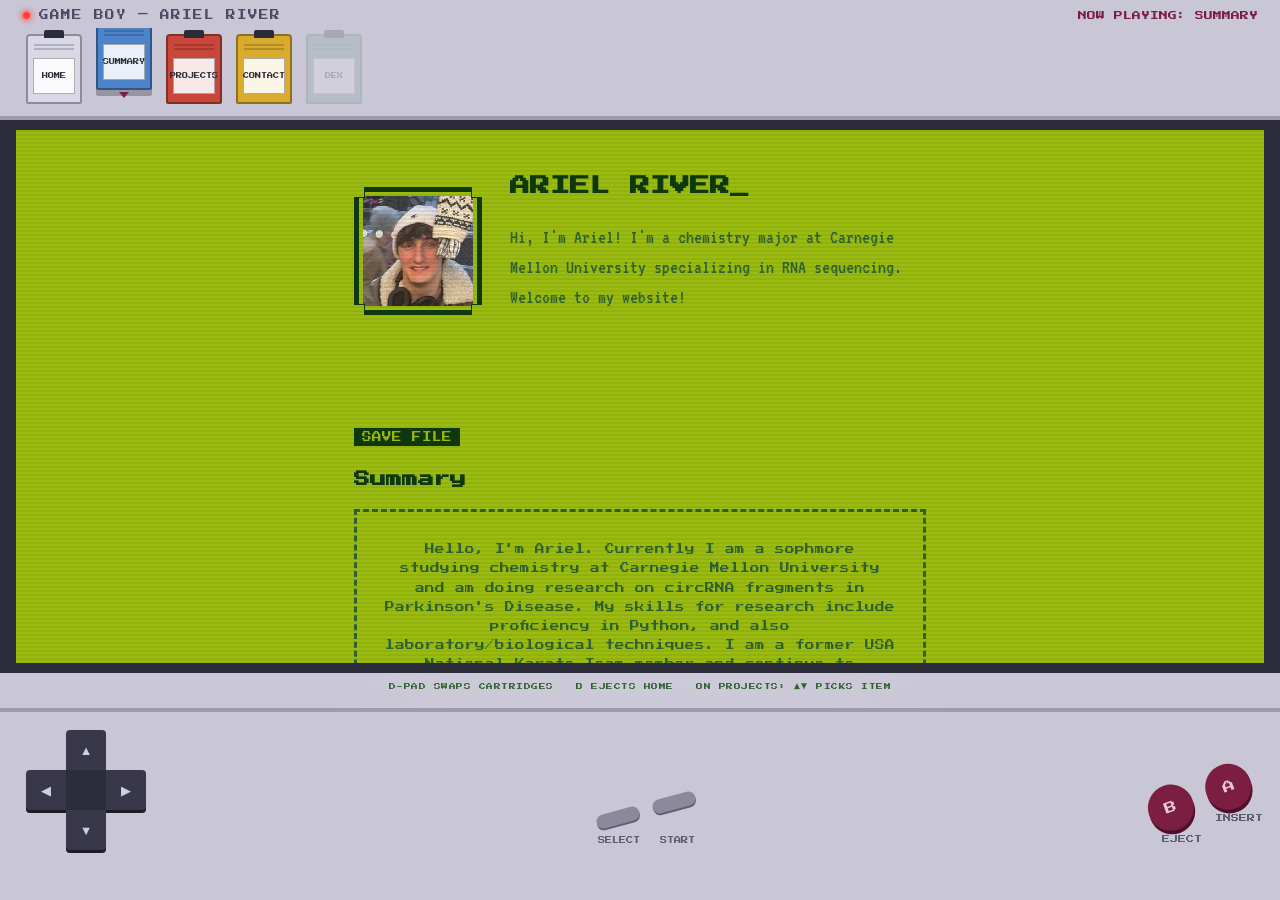
<file: index.html>
<!DOCTYPE html>
<html lang="en">
<head>
<meta charset="UTF-8">
<meta name="viewport" content="width=device-width, initial-scale=1.0">
<title>Ariel River</title>
<link rel="preconnect" href="https://fonts.googleapis.com">
<link href="https://fonts.googleapis.com/css2?family=Press+Start+2P&family=VT323&display=swap" rel="stylesheet">
<style>
  :root {
    --shell: #c9c7d6;
    --shell-hi: #e4e2ee;
    --shell-dark: #9d9ab1;
    --shell-shadow: #6f6c82;
    --bezel: #2b2b3a;
    --lcd-0: #0f380f;
    --lcd-1: #306230;
    --lcd-2: #8bac0f;
    --lcd-3: #9bbc0f;
    --btn-ab: #7b1e42;
    --btn-ab-dark: #4f1129;
    --led: #ff3b30;
    --pixel: 'Press Start 2P', monospace;
    --mono: 'VT323', monospace;
  }

  * { box-sizing: border-box; }

  html, body { height: 100%; margin: 0; }

  body {
    background: radial-gradient(circle at 50% 0%, var(--shell-hi), var(--shell) 70%);
    font-family: var(--mono);
    color: var(--lcd-0);
    display: flex;
    flex-direction: column;
    overflow: hidden;
  }

  /* ---------- Console header ---------- */
  .console-header {
    flex: 0 0 auto;
    background: var(--shell);
    border-bottom: 4px solid var(--shell-dark);
    padding: 10px 22px 0;
  }

  .brand-row {
    display: flex;
    justify-content: space-between;
    align-items: center;
    margin-bottom: 8px;
  }

  .brand {
    display: flex;
    align-items: center;
    gap: 8px;
    font-family: var(--pixel);
    font-size: 0.6rem;
    color: #4b4b63;
    letter-spacing: 1px;
  }

  .power-led {
    width: 9px;
    height: 9px;
    border-radius: 50%;
    background: var(--led);
    box-shadow: 0 0 6px var(--led), 0 0 2px #fff inset;
    flex-shrink: 0;
  }

  .now-playing {
    font-family: var(--pixel);
    font-size: 0.55rem;
    color: var(--btn-ab);
  }

  /* ---------- Cartridge shelf (the nav) ---------- */
  .cartridge-shelf {
    display: flex;
    gap: 14px;
    align-items: flex-end;
    padding: 6px 4px 12px;
    overflow-x: auto;
  }

  .cartridge {
    position: relative;
    width: 56px;
    height: 70px;
    flex-shrink: 0;
    border: 2px solid rgba(0,0,0,0.35);
    border-radius: 4px 4px 2px 2px;
    cursor: pointer;
    background: none;
    padding: 0;
    transition: transform 0.15s ease, box-shadow 0.15s ease;
  }

  .cartridge::before {
    content: "";
    position: absolute;
    top: -6px;
    left: 50%;
    transform: translateX(-50%);
    width: 20px;
    height: 8px;
    background: var(--bezel);
    border-radius: 2px 2px 0 0;
  }

  .cartridge .grip {
    position: absolute;
    top: 8px;
    left: 6px;
    right: 6px;
    height: 8px;
    background-image: repeating-linear-gradient(
      to bottom, rgba(0,0,0,0.18), rgba(0,0,0,0.18) 2px, transparent 2px, transparent 4px
    );
  }

  .cartridge .label {
    position: absolute;
    top: 22px;
    left: 5px;
    right: 5px;
    bottom: 8px;
    background: rgba(255,255,255,0.88);
    border: 1px solid rgba(0,0,0,0.3);
    display: flex;
    align-items: center;
    justify-content: center;
    text-align: center;
    font-family: var(--pixel);
    font-size: 0.38rem;
    line-height: 1.4;
    color: #2b2b3a;
    padding: 3px;
  }

  .cartridge .tag {
    position: absolute;
    top: -18px;
    left: 50%;
    transform: translateX(-50%);
    font-family: var(--pixel);
    font-size: 0.4rem;
    color: var(--btn-ab);
    white-space: nowrap;
    opacity: 0;
  }

  .cart-home  { background: #d8d8e6; }
  .cart-summary { background: #4d84c9; }
  .cart-projects { background: #c9463b; }
  .cart-contact { background: #d9ab2c; }
  .cart-pokedex { background: #6b9e8a; opacity: 0.2; }
  .cart-pokedex:hover, .cart-pokedex:focus { opacity: 1; }

  .cartridge.focused {
    transform: translateY(-8px);
    box-shadow: 0 6px 0 rgba(0,0,0,0.25);
  }

  .cartridge.inserted {
    transform: translateY(-14px);
  }

  .cartridge.inserted .tag {
    opacity: 1;
  }

  .cartridge.inserted::after {
    content: "";
    position: absolute;
    bottom: -10px;
    left: 50%;
    transform: translateX(-50%);
    border-left: 5px solid transparent;
    border-right: 5px solid transparent;
    border-top: 6px solid var(--btn-ab);
  }

  /* ---------- Screen ---------- */
  .screen-wrap {
    flex: 1 1 auto;
    background: var(--bezel);
    padding: 10px 16px;
    min-height: 0;
    position: relative;
  }

  .screen {
    height: 100%;
    overflow-y: auto;
    background: var(--lcd-3);
    position: relative;
    animation: flicker-on 0.6s ease-out;
    scroll-behavior: smooth;
  }

  .screen.powered-off {
    animation: power-off 0.4s ease-in forwards;
    pointer-events: none;
  }

  .screen.swapping {
    animation: flicker-on 0.35s ease-out;
  }

  @keyframes flicker-on {
    0% { opacity: 0; transform: scaleY(0.02); }
    40% { opacity: 1; transform: scaleY(1.02); }
    60% { transform: scaleY(0.98); }
    100% { transform: scaleY(1); }
  }

  @keyframes power-off {
    0% { opacity: 1; transform: scaleY(1); }
    60% { opacity: 1; transform: scaleY(0.03); }
    100% { opacity: 0; transform: scaleY(0.01); }
  }

  .screen::before {
    content: "";
    position: absolute;
    inset: 0;
    background: repeating-linear-gradient(
      to bottom, rgba(15,56,15,0.08), rgba(15,56,15,0.08) 2px, transparent 2px, transparent 4px
    );
    pointer-events: none;
    z-index: 5;
  }

  section {
    max-width: 620px;
    margin: 0 auto;
    padding: 48px 24px;
    scroll-margin-top: 20px;
  }

  h2 {
    font-family: var(--pixel);
    font-size: 1rem;
    margin-bottom: 22px;
  }

  .cartridge-tag {
    display: inline-block;
    font-family: var(--pixel);
    font-size: 0.6rem;
    background: var(--lcd-0);
    color: var(--lcd-3);
    padding: 4px 8px;
    margin-bottom: 12px;
  }

  p, li, a { font-size: 1.25rem; line-height: 1.5; }

  .pixel-frame {
    background: var(--lcd-0);
    padding: 5px;
    clip-path: polygon(
      0 10px, 10px 10px, 10px 0, calc(100% - 10px) 0, calc(100% - 10px) 10px, 100% 10px,
      100% calc(100% - 10px), calc(100% - 10px) calc(100% - 10px), calc(100% - 10px) 100%,
      10px 100%, 10px calc(100% - 10px), 0 calc(100% - 10px)
    );
  }

  .pixel-frame-inner {
    background: var(--lcd-3);
    clip-path: polygon(
      0 6px, 6px 6px, 6px 0, calc(100% - 6px) 0, calc(100% - 6px) 6px, 100% 6px,
      100% calc(100% - 6px), calc(100% - 6px) calc(100% - 6px), calc(100% - 6px) 100%,
      6px 100%, 6px calc(100% - 6px), 0 calc(100% - 6px)
    );
    padding: 4px;
  }

  .hero { display: flex; align-items: center; gap: 28px; padding-top: 40px; }

  .hero-photo { flex-shrink: 0; width: 128px; height: 128px; }

  .hero-photo .pixel-frame-inner {
    width: 100%; height: 100%;
    display: flex; align-items: center; justify-content: center;
    font-family: var(--pixel); font-size: 0.55rem; text-align: center;
    overflow: hidden;
  }

  .hero-photo img { width: 100%; height: 100%; object-fit: cover; image-rendering: pixelated; }

  .hero-text h1 { font-family: var(--pixel); font-size: 1.25rem; margin: 0 0 12px 0; line-height: 1.6; }
  .hero-text p { color: var(--lcd-1); }

  .blink-cursor { display: inline-block; animation: blink 1s step-end infinite; }
  @keyframes blink { 50% { opacity: 0; } }

  #summary .placeholder-box {
    border: 3px dashed var(--lcd-1);
    padding: 28px;
    text-align: center;
    color: var(--lcd-1);
    font-family: var(--pixel);
    font-size: 0.6rem;
    line-height: 2;
  }

  .projects-grid { display: flex; flex-direction: column; gap: 16px; }

  .project-card {
    position: relative;
    border: 3px solid var(--lcd-0);
    padding: 16px 18px;
    background: var(--lcd-3);
  }

  .project-card h3 { font-family: var(--pixel); font-size: 0.75rem; margin: 0 0 10px 0; }
  .project-card p { margin: 0 0 10px 0; color: var(--lcd-1); }
  .project-card a { font-family: var(--pixel); font-size: 0.6rem; color: var(--lcd-0); text-decoration: none; }
  .project-card a:hover { text-decoration: underline; }
  .project-card.selected { background: var(--lcd-2); }

  .project-card::before {
    content: ""; position: absolute; top: -8px; left: -8px; width: 14px; height: 14px;
    border-top: 4px solid transparent; border-left: 4px solid transparent;
  }
  .project-card.selected::before { border-top-color: var(--btn-ab); border-left-color: var(--btn-ab); }

  .project-card::after {
    content: ""; position: absolute; bottom: -8px; right: -8px; width: 14px; height: 14px;
    border-bottom: 4px solid transparent; border-right: 4px solid transparent;
  }
  .project-card.selected::after { border-bottom-color: var(--btn-ab); border-right-color: var(--btn-ab); }

  #contact .contact-links { display: flex; flex-direction: column; gap: 12px; }
  #contact a { color: var(--lcd-0); text-decoration: none; font-family: var(--pixel); font-size: 0.65rem; }
  #contact a::before { content: "\25B8  "; }
  #contact a:hover { color: var(--btn-ab); }

  footer { text-align: center; padding: 30px 24px 50px; font-family: var(--pixel); font-size: 0.5rem; color: var(--lcd-1); }

  .hint-strip {
    text-align: center;
    font-family: var(--pixel);
    font-size: 0.42rem;
    color: var(--lcd-1);
    padding-top: 10px;
    padding-bottom: 18px;
    letter-spacing: 0.5px;
  }

  /* ---------- Controls ---------- */
  .controls {
    flex: 0 0 auto;
    background: var(--shell);
    border-top: 4px solid var(--shell-dark);
    padding: 18px 26px 22px;
    display: flex;
    justify-content: space-between;
    align-items: flex-end;
  }

  .dpad {
    display: grid;
    grid-template-columns: 40px 40px 40px;
    grid-template-rows: 40px 40px 40px;
    margin-bottom: 28px;
  }

  .dpad button {
    background: #38384a;
    border: none;
    box-shadow: 0 3px 0 #1c1c26;
    cursor: pointer;
    color: #cfcfe0;
    font-size: 0.8rem;
    display: flex;
    align-items: center;
    justify-content: center;
  }

  .dpad button:active, .dpad button.pressed { transform: translateY(2px); box-shadow: 0 1px 0 #1c1c26; }

  .dpad .up    { grid-column: 2; grid-row: 1; border-radius: 4px 4px 0 0; }
  .dpad .left  { grid-column: 1; grid-row: 2; border-radius: 4px 0 0 4px; }
  .dpad .center{ grid-column: 2; grid-row: 2; background: #2c2c3a; box-shadow: none; cursor: default; }
  .dpad .right { grid-column: 3; grid-row: 2; border-radius: 0 4px 4px 0; }
  .dpad .down  { grid-column: 2; grid-row: 3; border-radius: 0 0 4px 4px; }

  .center-buttons { display: flex; flex-direction: column; align-items: center; gap: 16px; padding-bottom: 6px; margin-bottom: 28px; }
  .start-select { display: flex; gap: 14px; transform: rotate(-15deg); margin-bottom: 4px; }
  .start-select button {
    width: 44px; height: 14px; border-radius: 8px; background: #8b899c; border: none;
    box-shadow: 0 2px 0 #5f5d70; cursor: pointer;
  }
  .start-select button:active, .start-select button.pressed { transform: translateY(2px); box-shadow: none; }
  .start-select-labels { display: flex; gap: 20px; font-family: var(--pixel); font-size: 0.45rem; color: #5f5d70; white-space: nowrap; }

  .ab-buttons { display: flex; align-items: flex-end; gap: 14px; transform: rotate(-20deg); margin-bottom: 44px; }
  .ab-buttons .btn-col { display: flex; flex-direction: column; align-items: center; gap: 6px; }
  .ab-buttons button {
    width: 46px; height: 46px; border-radius: 50%; background: var(--btn-ab); border: none;
    box-shadow: 0 4px 0 var(--btn-ab-dark); cursor: pointer; color: #e8c9d4;
    font-family: var(--pixel); font-size: 0.75rem;
  }
  .ab-buttons button:active, .ab-buttons button.pressed { transform: translateY(3px); box-shadow: 0 1px 0 var(--btn-ab-dark); }
  .ab-buttons .btn-col.b { margin-top: 14px; }
  .btn-label { font-family: var(--pixel); font-size: 0.5rem; color: #5f5d70; transform: rotate(20deg); }

  @media (max-width: 640px) {
    .hero { flex-direction: column; text-align: center; }
    .controls { padding: 14px 14px 18px; }
    .dpad { grid-template-columns: 34px 34px 34px; grid-template-rows: 34px 34px 34px; }
    .ab-buttons button { width: 38px; height: 38px; font-size: 0.6rem; }
    .cartridge { width: 46px; height: 58px; }
  }
</style>
</head>
<body>

<header class="console-header">
  <div class="brand-row">
    <div class="brand"><span class="power-led"></span>GAME BOY &mdash; ARIEL RIVER</div>
    <div class="now-playing" id="nowPlaying">NOW PLAYING: HOME</div>
  </div>
  <nav class="cartridge-shelf" id="cartridgeShelf">
    <button class="cartridge cart-home focused inserted" data-index="0" aria-label="Home cartridge">
      <span class="tag">&#9654; LOADED</span>
      <span class="grip"></span>
      <span class="label">HOME</span>
    </button>
    <button class="cartridge cart-summary" data-index="1" aria-label="Summary cartridge">
      <span class="tag">&#9654; LOADED</span>
      <span class="grip"></span>
      <span class="label">SUMMARY</span>
    </button>
    <button class="cartridge cart-projects" data-index="2" aria-label="Projects cartridge">
      <span class="tag">&#9654; LOADED</span>
      <span class="grip"></span>
      <span class="label">PROJECTS</span>
    </button>
    <button class="cartridge cart-contact" data-index="3" aria-label="Contact cartridge">
      <span class="tag">&#9654; LOADED</span>
      <span class="grip"></span>
      <span class="label">CONTACT</span>
    </button>
    <a class="cartridge cart-pokedex" href="elements-pokedex.html" aria-label="Elements Pokédex cartridge" title="Elements Pokédex">
      <span class="grip"></span>
      <span class="label">DEX</span>
    </a>
  </nav>
</header>

<div class="screen-wrap">
  <div class="screen" id="screen">

    <section id="top" class="hero">
      <div class="hero-photo pixel-frame">
        <div class="pixel-frame-inner">
          <img src="ariver.jpg" alt="Ariel River">
        </div>
      </div>
      <div class="hero-text">
        <h1>ARIEL RIVER<span class="blink-cursor">_</span></h1>
        <p>Hi, I'm Ariel!  I'm a chemistry major at Carnegie Mellon University specializing in RNA sequencing.  Welcome to my website!</p>
      </div>
    </section>

    <section id="summary">
      <span class="cartridge-tag">SAVE FILE</span>
      <h2>Summary</h2>
      <div class="placeholder-box">Hello, I'm Ariel.  Currently I am a sophmore studying chemistry at Carnegie Mellon University and am doing research on circRNA fragments in Parkinson's Disease.  My skills for research include proficiency in Python, and also laboratory/biological techniques.  I am a former USA National Karate Team member and continue to represent my country internationally.  You can also come find me around Pittsburgh playing in the jazz scene!</div>
    </section>

    <section id="projects">
      <span class="cartridge-tag">QUEST LOG</span>
      <h2>Projects</h2>
      <div class="projects-grid" id="projectsGrid">
        <div class="project-card" data-index="0">
          <h3>Characterization of microRNA in Gastroesophageal Reflux Disease</h3>
          <hp>Gastroesophageal Reflux Disease (GERD) is described as a chronic acid reflux condition.  GERD and subsequent complications is characterized by certain inflammatory proteins.  MicroRNAs can regulate the mRNAs responsible for said proteins.  This research study aimed to better understand the role that microRNA plays in GERD.</p>
          <a href="%28LISEF%29%20Characterizing%20miRNA%20Associated%20with%20Gastroesophageal%20Reflux%20Disease.pdf" target="_blank" rel="noopener noreferrer">VIEW &#9658;</a>
        </div>
        <div class="project-card" data-index="1">
          <h3>Synthesis of PPP1b9r Circular RNA and Assessment of its Structure</h3>
          <hp>Formation of primers for circRNA transcripts to better understand how G-quadruplex structures form off of RNA fragments.  Linear counterparts of the PPP1b9r fragment form G-quadruplex structures which often lead to the formation of lewi bodies and eventually Parkinson's.  Forcing circular RNA fragments to take their palce could alter this.</p>
        </div>
        <div class="project-card" data-index="2">
          <h3>Pixel-Crossing</h3>
          <hp>Bootleg version of Crossy-Road created mainly with the help of LLS (Github/VSCode copilot and Codex).</p>
          <a href="pixel-crossing.html">VIEW &#9658;</a>
        </div>
        <div class="project-card" data-index="3">
          <h3>ParaLegal</h3>
          <hp>A legal research workspace that uses OpenAI, CourtListener, GovInfo, and Open States to find relevant court opinions, federal materials, and state legislation. Enter a legal question and location to explore source-linked summaries and annotated passages.</p>
          <a href="https://a-river1-github-io-4.onrender.com">VIEW &#9658;</a>
        </div>
      </div>
    </section>

    <section id="contact">
      <span class="cartridge-tag">LINK CABLE</span>
      <h2>Contact</h2>
      <div class="contact-links">
        <a href="https://mail.google.com/mail/?view=cm&amp;fs=1&amp;to=arielriverx242@gmail.com" target="_blank" rel="noopener noreferrer">arielriverx242@gmail.com</a>
        <a href="https://github.com/A-River1" target="_blank" rel="noopener noreferrer">A-River1</a>
      </div>
    </section>

    <footer>&copy; 2026 ARIEL RIVER &mdash; PRESS START</footer>

  </div>
</div>

<div class="hint-strip">D-PAD SWAPS CARTRIDGES &nbsp; B EJECTS HOME &nbsp; ON PROJECTS: &#9650;&#9660; PICKS ITEM</div>

<div class="controls">
  <div class="dpad">
    <button class="up" data-action="up" aria-label="Up">&#9650;</button>
    <button class="left" data-action="left" aria-label="Left">&#9664;</button>
    <div class="center"></div>
    <button class="right" data-action="right" aria-label="Right">&#9654;</button>
    <button class="down" data-action="down" aria-label="Down">&#9660;</button>
  </div>

  <div class="center-buttons">
    <div class="start-select">
      <button data-action="select" aria-label="Select"></button>
      <button data-action="start" aria-label="Start"></button>
    </div>
    <div class="start-select-labels"><span>SELECT</span><span>START</span></div>
  </div>

  <div class="ab-buttons">
    <div class="btn-col b">
      <button data-action="b" aria-label="B button">B</button>
      <span class="btn-label">EJECT</span>
    </div>
    <div class="btn-col a">
      <button data-action="a" aria-label="A button">A</button>
      <span class="btn-label">INSERT</span>
    </div>
  </div>
</div>

<script>
(function () {
  var screen = document.getElementById('screen');
  var sectionIds = ['top', 'summary', 'projects', 'contact'];
  var sectionNames = ['HOME', 'SUMMARY', 'PROJECTS', 'CONTACT'];
  var sections = sectionIds.map(function (id) { return document.getElementById(id); });
  var cartridges = Array.prototype.slice.call(document.querySelectorAll('.cartridge[data-index]'));
  var nowPlaying = document.getElementById('nowPlaying');

  var insertedIndex = 0; // which cartridge is actually loaded (active section)

  var projectCards = Array.prototype.slice.call(document.querySelectorAll('.project-card'));
  var projectIndex = -1;
  var poweredOn = true;

  var audioCtx = null;
  function beep(freq, dur) {
    try {
      audioCtx = audioCtx || new (window.AudioContext || window.webkitAudioContext)();
      var osc = audioCtx.createOscillator();
      var gain = audioCtx.createGain();
      osc.type = 'square';
      osc.frequency.value = freq;
      gain.gain.setValueAtTime(0.05, audioCtx.currentTime);
      gain.gain.exponentialRampToValueAtTime(0.0001, audioCtx.currentTime + dur);
      osc.connect(gain).connect(audioCtx.destination);
      osc.start();
      osc.stop(audioCtx.currentTime + dur);
    } catch (e) { /* ignore */ }
  }

  function updateShelfVisuals() {
    cartridges.forEach(function (c, i) {
      c.classList.toggle('focused', i === insertedIndex);
      c.classList.toggle('inserted', i === insertedIndex);
    });
  }

  function swapScreen() {
    screen.classList.remove('swapping');
    void screen.offsetWidth;
    screen.classList.add('swapping');
  }

  function insertCartridge(index) {
    insertedIndex = index;
    updateShelfVisuals();
    nowPlaying.textContent = 'NOW PLAYING: ' + sectionNames[index];
    swapScreen();
    beep(392, 0.06);
    sections[index].scrollIntoView({ behavior: 'auto', block: 'start' });
    projectIndex = -1;
    updateProjectSelection();
  }

  function browseShelf(dir) {
    insertCartridge((insertedIndex + dir + cartridges.length) % cartridges.length);
  }

  function updateProjectSelection() {
    projectCards.forEach(function (card, i) { card.classList.toggle('selected', i === projectIndex); });
  }

  function cycleProject(dir) {
    if (projectIndex === -1) projectIndex = 0;
    else projectIndex = (projectIndex + dir + projectCards.length) % projectCards.length;
    updateProjectSelection();
    projectCards[projectIndex].scrollIntoView({ behavior: 'smooth', block: 'center' });
    beep(330, 0.05);
  }

  function flashScreen() {
    screen.style.filter = 'brightness(1.3)';
    setTimeout(function () { screen.style.filter = ''; }, 90);
  }

  function pressA() {
    if (insertedIndex === 2 && projectIndex > -1) {
      flashScreen();
      beep(660, 0.08);
      var link = projectCards[projectIndex].querySelector('a');
      if (link) { link.style.textDecoration = 'underline'; }
    } else {
      beep(660, 0.08);
      flashScreen();
    }
  }

  function pressB() {
    beep(220, 0.08);
    projectIndex = -1;
    updateProjectSelection();
    insertCartridge(0);
  }

  function togglePower() {
    poweredOn = !poweredOn;
    beep(poweredOn ? 880 : 140, 0.15);
    if (!poweredOn) {
      screen.classList.add('powered-off');
    } else {
      screen.classList.remove('powered-off');
      screen.style.animation = 'none';
      void screen.offsetWidth;
      screen.style.animation = '';
    }
  }

  var paletteIndex = 0;
  var palettes = [
    { 0: '#0f380f', 1: '#306230', 2: '#8bac0f', 3: '#9bbc0f' },
    { 0: '#2c1e74', 1: '#5b4b8a', 2: '#a99bd1', 3: '#e3dcf4' },
    { 0: '#331111', 1: '#7a2e2e', 2: '#c97b5a', 3: '#f2d3a7' }
  ];

  function cyclePalette() {
    paletteIndex = (paletteIndex + 1) % palettes.length;
    var p = palettes[paletteIndex];
    var root = document.documentElement.style;
    root.setProperty('--lcd-0', p[0]);
    root.setProperty('--lcd-1', p[1]);
    root.setProperty('--lcd-2', p[2]);
    root.setProperty('--lcd-3', p[3]);
    beep(440, 0.06);
  }

  function handleAction(action) {
    switch (action) {
      case 'left': browseShelf(-1); break;
      case 'right': browseShelf(1); break;
      case 'up': if (insertedIndex === 2) { cycleProject(-1); } else { browseShelf(-1); } break;
      case 'down': if (insertedIndex === 2) { cycleProject(1); } else { browseShelf(1); } break;
      case 'a': pressA(); break;
      case 'b': pressB(); break;
      case 'start': togglePower(); break;
      case 'select': cyclePalette(); break;
    }
  }

  document.querySelectorAll('[data-action]').forEach(function (btn) {
    btn.addEventListener('click', function () {
      handleAction(btn.getAttribute('data-action'));
      btn.classList.add('pressed');
      setTimeout(function () { btn.classList.remove('pressed'); }, 120);
    });
  });

  // clicking a cartridge directly picks + inserts it
  cartridges.forEach(function (c, i) {
    c.addEventListener('click', function () {
      beep(660, 0.08);
      insertCartridge(i);
    });
  });

  var keyMap = {
    'ArrowUp': 'up', 'ArrowDown': 'down', 'ArrowLeft': 'left', 'ArrowRight': 'right',
    'z': 'a', 'Z': 'a', 'x': 'b', 'X': 'b',
    'Enter': 'start', 'Shift': 'select'
  };

  document.addEventListener('keydown', function (e) {
    var action = keyMap[e.key];
    if (!action) return;
    e.preventDefault();
    handleAction(action);
    var el = document.querySelector('[data-action="' + action + '"]');
    if (el) {
      el.classList.add('pressed');
      setTimeout(function () { el.classList.remove('pressed'); }, 120);
    }
  });

  // manual scroll keeps the loaded cartridge in sync
  var observer = new IntersectionObserver(function (entries) {
    entries.forEach(function (entry) {
      if (entry.isIntersecting) {
        var idx = sectionIds.indexOf(entry.target.id);
        if (idx !== -1 && idx !== insertedIndex) {
          insertedIndex = idx;
          updateShelfVisuals();
          nowPlaying.textContent = 'NOW PLAYING: ' + sectionNames[idx];
        }
      }
    });
  }, { root: screen, threshold: 0.5 });

  sections.forEach(function (s) { observer.observe(s); });

  updateShelfVisuals();
})();
</script>

</body>
</html>
</file>
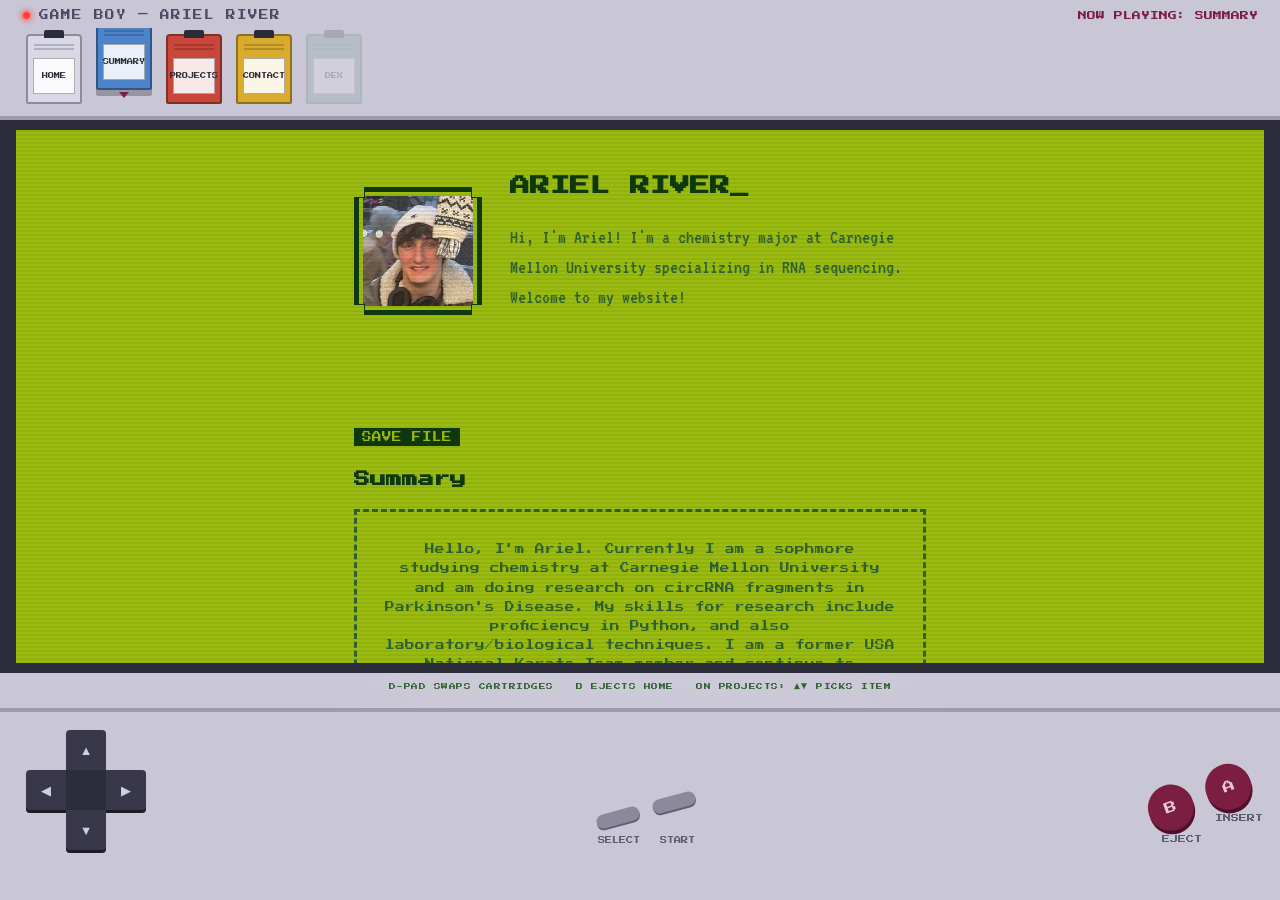
<file: readMe/index.html>
<!DOCTYPE html>
<html lang="en">
<head>
<meta charset="UTF-8">
<meta name="viewport" content="width=device-width, initial-scale=1.0">
<title>Ariel River</title>
<link rel="preconnect" href="https://fonts.googleapis.com">
<link href="https://fonts.googleapis.com/css2?family=Press+Start+2P&family=VT323&display=swap" rel="stylesheet">
<style>
  :root {
    --shell: #c9c7d6;
    --shell-hi: #e4e2ee;
    --shell-dark: #9d9ab1;
    --shell-shadow: #6f6c82;
    --bezel: #2b2b3a;
    --lcd-0: #0f380f;
    --lcd-1: #306230;
    --lcd-2: #8bac0f;
    --lcd-3: #9bbc0f;
    --btn-ab: #7b1e42;
    --btn-ab-dark: #4f1129;
    --led: #ff3b30;
    --pixel: 'Press Start 2P', monospace;
    --mono: 'VT323', monospace;
  }

  * { box-sizing: border-box; }

  html, body { height: 100%; margin: 0; }

  body {
    background: radial-gradient(circle at 50% 0%, var(--shell-hi), var(--shell) 70%);
    font-family: var(--mono);
    color: var(--lcd-0);
    display: flex;
    flex-direction: column;
    overflow: hidden;
  }

  /* ---------- Console header ---------- */
  .console-header {
    flex: 0 0 auto;
    background: var(--shell);
    border-bottom: 4px solid var(--shell-dark);
    padding: 10px 22px 0;
  }

  .brand-row {
    display: flex;
    justify-content: space-between;
    align-items: center;
    margin-bottom: 8px;
  }

  .brand {
    display: flex;
    align-items: center;
    gap: 8px;
    font-family: var(--pixel);
    font-size: 0.6rem;
    color: #4b4b63;
    letter-spacing: 1px;
  }

  .power-led {
    width: 9px;
    height: 9px;
    border-radius: 50%;
    background: var(--led);
    box-shadow: 0 0 6px var(--led), 0 0 2px #fff inset;
    flex-shrink: 0;
  }

  .now-playing {
    font-family: var(--pixel);
    font-size: 0.55rem;
    color: var(--btn-ab);
  }

  /* ---------- Cartridge shelf (the nav) ---------- */
  .cartridge-shelf {
    display: flex;
    gap: 14px;
    align-items: flex-end;
    padding: 6px 4px 12px;
    overflow-x: auto;
  }

  .cartridge {
    position: relative;
    width: 56px;
    height: 70px;
    flex-shrink: 0;
    border: 2px solid rgba(0,0,0,0.35);
    border-radius: 4px 4px 2px 2px;
    cursor: pointer;
    background: none;
    padding: 0;
    transition: transform 0.15s ease, box-shadow 0.15s ease;
  }

  .cartridge::before {
    content: "";
    position: absolute;
    top: -6px;
    left: 50%;
    transform: translateX(-50%);
    width: 20px;
    height: 8px;
    background: var(--bezel);
    border-radius: 2px 2px 0 0;
  }

  .cartridge .grip {
    position: absolute;
    top: 8px;
    left: 6px;
    right: 6px;
    height: 8px;
    background-image: repeating-linear-gradient(
      to bottom, rgba(0,0,0,0.18), rgba(0,0,0,0.18) 2px, transparent 2px, transparent 4px
    );
  }

  .cartridge .label {
    position: absolute;
    top: 22px;
    left: 5px;
    right: 5px;
    bottom: 8px;
    background: rgba(255,255,255,0.88);
    border: 1px solid rgba(0,0,0,0.3);
    display: flex;
    align-items: center;
    justify-content: center;
    text-align: center;
    font-family: var(--pixel);
    font-size: 0.38rem;
    line-height: 1.4;
    color: #2b2b3a;
    padding: 3px;
  }

  .cartridge .tag {
    position: absolute;
    top: -18px;
    left: 50%;
    transform: translateX(-50%);
    font-family: var(--pixel);
    font-size: 0.4rem;
    color: var(--btn-ab);
    white-space: nowrap;
    opacity: 0;
  }

  .cart-home  { background: #d8d8e6; }
  .cart-summary { background: #4d84c9; }
  .cart-projects { background: #c9463b; }
  .cart-contact { background: #d9ab2c; }
  .cart-pokedex { background: #6b9e8a; opacity: 0.2; }
  .cart-pokedex:hover, .cart-pokedex:focus { opacity: 1; }

  .cartridge.focused {
    transform: translateY(-8px);
    box-shadow: 0 6px 0 rgba(0,0,0,0.25);
  }

  .cartridge.inserted {
    transform: translateY(-14px);
  }

  .cartridge.inserted .tag {
    opacity: 1;
  }

  .cartridge.inserted::after {
    content: "";
    position: absolute;
    bottom: -10px;
    left: 50%;
    transform: translateX(-50%);
    border-left: 5px solid transparent;
    border-right: 5px solid transparent;
    border-top: 6px solid var(--btn-ab);
  }

  /* ---------- Screen ---------- */
  .screen-wrap {
    flex: 1 1 auto;
    background: var(--bezel);
    padding: 10px 16px;
    min-height: 0;
    position: relative;
  }

  .screen {
    height: 100%;
    overflow-y: auto;
    background: var(--lcd-3);
    position: relative;
    animation: flicker-on 0.6s ease-out;
    scroll-behavior: smooth;
  }

  .screen.powered-off {
    animation: power-off 0.4s ease-in forwards;
    pointer-events: none;
  }

  .screen.swapping {
    animation: flicker-on 0.35s ease-out;
  }

  @keyframes flicker-on {
    0% { opacity: 0; transform: scaleY(0.02); }
    40% { opacity: 1; transform: scaleY(1.02); }
    60% { transform: scaleY(0.98); }
    100% { transform: scaleY(1); }
  }

  @keyframes power-off {
    0% { opacity: 1; transform: scaleY(1); }
    60% { opacity: 1; transform: scaleY(0.03); }
    100% { opacity: 0; transform: scaleY(0.01); }
  }

  .screen::before {
    content: "";
    position: absolute;
    inset: 0;
    background: repeating-linear-gradient(
      to bottom, rgba(15,56,15,0.08), rgba(15,56,15,0.08) 2px, transparent 2px, transparent 4px
    );
    pointer-events: none;
    z-index: 5;
  }

  section {
    max-width: 620px;
    margin: 0 auto;
    padding: 48px 24px;
    scroll-margin-top: 20px;
  }

  h2 {
    font-family: var(--pixel);
    font-size: 1rem;
    margin-bottom: 22px;
  }

  .cartridge-tag {
    display: inline-block;
    font-family: var(--pixel);
    font-size: 0.6rem;
    background: var(--lcd-0);
    color: var(--lcd-3);
    padding: 4px 8px;
    margin-bottom: 12px;
  }

  p, li, a { font-size: 1.25rem; line-height: 1.5; }

  .pixel-frame {
    background: var(--lcd-0);
    padding: 5px;
    clip-path: polygon(
      0 10px, 10px 10px, 10px 0, calc(100% - 10px) 0, calc(100% - 10px) 10px, 100% 10px,
      100% calc(100% - 10px), calc(100% - 10px) calc(100% - 10px), calc(100% - 10px) 100%,
      10px 100%, 10px calc(100% - 10px), 0 calc(100% - 10px)
    );
  }

  .pixel-frame-inner {
    background: var(--lcd-3);
    clip-path: polygon(
      0 6px, 6px 6px, 6px 0, calc(100% - 6px) 0, calc(100% - 6px) 6px, 100% 6px,
      100% calc(100% - 6px), calc(100% - 6px) calc(100% - 6px), calc(100% - 6px) 100%,
      6px 100%, 6px calc(100% - 6px), 0 calc(100% - 6px)
    );
    padding: 4px;
  }

  .hero { display: flex; align-items: center; gap: 28px; padding-top: 40px; }

  .hero-photo { flex-shrink: 0; width: 128px; height: 128px; }

  .hero-photo .pixel-frame-inner {
    width: 100%; height: 100%;
    display: flex; align-items: center; justify-content: center;
    font-family: var(--pixel); font-size: 0.55rem; text-align: center;
    overflow: hidden;
  }

  .hero-photo img { width: 100%; height: 100%; object-fit: cover; image-rendering: pixelated; }

  .hero-text h1 { font-family: var(--pixel); font-size: 1.25rem; margin: 0 0 12px 0; line-height: 1.6; }
  .hero-text p { color: var(--lcd-1); }

  .blink-cursor { display: inline-block; animation: blink 1s step-end infinite; }
  @keyframes blink { 50% { opacity: 0; } }

  #summary .placeholder-box {
    border: 3px dashed var(--lcd-1);
    padding: 28px;
    text-align: center;
    color: var(--lcd-1);
    font-family: var(--pixel);
    font-size: 0.6rem;
    line-height: 2;
  }

  .projects-grid { display: flex; flex-direction: column; gap: 16px; }

  .project-card {
    position: relative;
    border: 3px solid var(--lcd-0);
    padding: 16px 18px;
    background: var(--lcd-3);
  }

  .project-card h3 { font-family: var(--pixel); font-size: 0.75rem; margin: 0 0 10px 0; }
  .project-card p { margin: 0 0 10px 0; color: var(--lcd-1); }
  .project-card a { font-family: var(--pixel); font-size: 0.6rem; color: var(--lcd-0); text-decoration: none; }
  .project-card a:hover { text-decoration: underline; }
  .project-card.selected { background: var(--lcd-2); }

  .project-card::before {
    content: ""; position: absolute; top: -8px; left: -8px; width: 14px; height: 14px;
    border-top: 4px solid transparent; border-left: 4px solid transparent;
  }
  .project-card.selected::before { border-top-color: var(--btn-ab); border-left-color: var(--btn-ab); }

  .project-card::after {
    content: ""; position: absolute; bottom: -8px; right: -8px; width: 14px; height: 14px;
    border-bottom: 4px solid transparent; border-right: 4px solid transparent;
  }
  .project-card.selected::after { border-bottom-color: var(--btn-ab); border-right-color: var(--btn-ab); }

  #contact .contact-links { display: flex; flex-direction: column; gap: 12px; }
  #contact a { color: var(--lcd-0); text-decoration: none; font-family: var(--pixel); font-size: 0.65rem; }
  #contact a::before { content: "\25B8  "; }
  #contact a:hover { color: var(--btn-ab); }

  footer { text-align: center; padding: 30px 24px 50px; font-family: var(--pixel); font-size: 0.5rem; color: var(--lcd-1); }

  .hint-strip {
    text-align: center;
    font-family: var(--pixel);
    font-size: 0.42rem;
    color: var(--lcd-1);
    padding-top: 10px;
    padding-bottom: 18px;
    letter-spacing: 0.5px;
  }

  /* ---------- Controls ---------- */
  .controls {
    flex: 0 0 auto;
    background: var(--shell);
    border-top: 4px solid var(--shell-dark);
    padding: 18px 26px 22px;
    display: flex;
    justify-content: space-between;
    align-items: flex-end;
  }

  .dpad {
    display: grid;
    grid-template-columns: 40px 40px 40px;
    grid-template-rows: 40px 40px 40px;
    margin-bottom: 28px;
  }

  .dpad button {
    background: #38384a;
    border: none;
    box-shadow: 0 3px 0 #1c1c26;
    cursor: pointer;
    color: #cfcfe0;
    font-size: 0.8rem;
    display: flex;
    align-items: center;
    justify-content: center;
  }

  .dpad button:active, .dpad button.pressed { transform: translateY(2px); box-shadow: 0 1px 0 #1c1c26; }

  .dpad .up    { grid-column: 2; grid-row: 1; border-radius: 4px 4px 0 0; }
  .dpad .left  { grid-column: 1; grid-row: 2; border-radius: 4px 0 0 4px; }
  .dpad .center{ grid-column: 2; grid-row: 2; background: #2c2c3a; box-shadow: none; cursor: default; }
  .dpad .right { grid-column: 3; grid-row: 2; border-radius: 0 4px 4px 0; }
  .dpad .down  { grid-column: 2; grid-row: 3; border-radius: 0 0 4px 4px; }

  .center-buttons { display: flex; flex-direction: column; align-items: center; gap: 16px; padding-bottom: 6px; margin-bottom: 28px; }
  .start-select { display: flex; gap: 14px; transform: rotate(-15deg); margin-bottom: 4px; }
  .start-select button {
    width: 44px; height: 14px; border-radius: 8px; background: #8b899c; border: none;
    box-shadow: 0 2px 0 #5f5d70; cursor: pointer;
  }
  .start-select button:active, .start-select button.pressed { transform: translateY(2px); box-shadow: none; }
  .start-select-labels { display: flex; gap: 20px; font-family: var(--pixel); font-size: 0.45rem; color: #5f5d70; white-space: nowrap; }

  .ab-buttons { display: flex; align-items: flex-end; gap: 14px; transform: rotate(-20deg); margin-bottom: 44px; }
  .ab-buttons .btn-col { display: flex; flex-direction: column; align-items: center; gap: 6px; }
  .ab-buttons button {
    width: 46px; height: 46px; border-radius: 50%; background: var(--btn-ab); border: none;
    box-shadow: 0 4px 0 var(--btn-ab-dark); cursor: pointer; color: #e8c9d4;
    font-family: var(--pixel); font-size: 0.75rem;
  }
  .ab-buttons button:active, .ab-buttons button.pressed { transform: translateY(3px); box-shadow: 0 1px 0 var(--btn-ab-dark); }
  .ab-buttons .btn-col.b { margin-top: 14px; }
  .btn-label { font-family: var(--pixel); font-size: 0.5rem; color: #5f5d70; transform: rotate(20deg); }

  @media (max-width: 640px) {
    .hero { flex-direction: column; text-align: center; }
    .controls { padding: 14px 14px 18px; }
    .dpad { grid-template-columns: 34px 34px 34px; grid-template-rows: 34px 34px 34px; }
    .ab-buttons button { width: 38px; height: 38px; font-size: 0.6rem; }
    .cartridge { width: 46px; height: 58px; }
  }
</style>
</head>
<body>

<header class="console-header">
  <div class="brand-row">
    <div class="brand"><span class="power-led"></span>GAME BOY &mdash; ARIEL RIVER</div>
    <div class="now-playing" id="nowPlaying">NOW PLAYING: HOME</div>
  </div>
  <nav class="cartridge-shelf" id="cartridgeShelf">
    <button class="cartridge cart-home focused inserted" data-index="0" aria-label="Home cartridge">
      <span class="tag">&#9654; LOADED</span>
      <span class="grip"></span>
      <span class="label">HOME</span>
    </button>
    <button class="cartridge cart-summary" data-index="1" aria-label="Summary cartridge">
      <span class="tag">&#9654; LOADED</span>
      <span class="grip"></span>
      <span class="label">SUMMARY</span>
    </button>
    <button class="cartridge cart-projects" data-index="2" aria-label="Projects cartridge">
      <span class="tag">&#9654; LOADED</span>
      <span class="grip"></span>
      <span class="label">PROJECTS</span>
    </button>
    <button class="cartridge cart-contact" data-index="3" aria-label="Contact cartridge">
      <span class="tag">&#9654; LOADED</span>
      <span class="grip"></span>
      <span class="label">CONTACT</span>
    </button>
    <a class="cartridge cart-pokedex" href="elements-pokedex.html" aria-label="Elements Pokédex cartridge" title="Elements Pokédex">
      <span class="grip"></span>
      <span class="label">DEX</span>
    </a>
  </nav>
</header>

<div class="screen-wrap">
  <div class="screen" id="screen">

    <section id="top" class="hero">
      <div class="hero-photo pixel-frame">
        <div class="pixel-frame-inner">
          <img src="ariver.jpg" alt="Ariel River">
        </div>
      </div>
      <div class="hero-text">
        <h1>ARIEL RIVER<span class="blink-cursor">_</span></h1>
        <p>Hi, I'm Ariel!  I'm a chemistry major at Carnegie Mellon University specializing in RNA sequencing.  Welcome to my website!</p>
      </div>
    </section>

    <section id="summary">
      <span class="cartridge-tag">SAVE FILE</span>
      <h2>Summary</h2>
      <div class="placeholder-box">Hello, I'm Ariel.  Currently I am a sophmore studying chemistry at Carnegie Mellon University and am doing research on circRNA fragments in Parkinson's Disease.  My skills for research include proficiency in Python, and also laboratory/biological techniques.  I am a former USA National Karate Team member and continue to represent my country internationally.  You can also come find me around Pittsburgh playing in the jazz scene!</div>
    </section>

    <section id="projects">
      <span class="cartridge-tag">QUEST LOG</span>
      <h2>Projects</h2>
      <div class="projects-grid" id="projectsGrid">
        <div class="project-card" data-index="0">
          <h3>Characterization of microRNA in Gastroesophageal Reflux Disease</h3>
          <hp>Gastroesophageal Reflux Disease (GERD) is described as a chronic acid reflux condition.  GERD and subsequent complications is characterized by certain inflammatory proteins.  MicroRNAs can regulate the mRNAs responsible for said proteins.  This research study aimed to better understand the role that microRNA plays in GERD.</p>
          <a href="%28LISEF%29%20Characterizing%20miRNA%20Associated%20with%20Gastroesophageal%20Reflux%20Disease.pdf" target="_blank" rel="noopener noreferrer">VIEW &#9658;</a>
        </div>
        <div class="project-card" data-index="1">
          <h3>Synthesis of PPP1b9r Circular RNA and Assessment of its Structure</h3>
          <hp>Formation of primers for circRNA transcripts to better understand how G-quadruplex structures form off of RNA fragments.  Linear counterparts of the PPP1b9r fragment form G-quadruplex structures which often lead to the formation of lewi bodies and eventually Parkinson's.  Forcing circular RNA fragments to take their palce could alter this.</p>
        </div>
        <div class="project-card" data-index="2">
          <h3>Pixel-Crossing</h3>
          <p>Bootleg version of Crossy-Road created mainly with the help of LLS (Github/VSCode copilot and Codex).</p>
          <a href="pixel-crossing.html">VIEW &#9658;</a>
        </div>
      </div>
    </section>

    <section id="contact">
      <span class="cartridge-tag">LINK CABLE</span>
      <h2>Contact</h2>
      <div class="contact-links">
        <a href="https://mail.google.com/mail/?view=cm&amp;fs=1&amp;to=arielriverx242@gmail.com" target="_blank" rel="noopener noreferrer">arielriverx242@gmail.com</a>
        <a href="https://github.com/A-River1" target="_blank" rel="noopener noreferrer">A-River1</a>
      </div>
    </section>

    <footer>&copy; 2026 ARIEL RIVER &mdash; PRESS START</footer>

  </div>
</div>

<div class="hint-strip">D-PAD SWAPS CARTRIDGES &nbsp; B EJECTS HOME &nbsp; ON PROJECTS: &#9650;&#9660; PICKS ITEM</div>

<div class="controls">
  <div class="dpad">
    <button class="up" data-action="up" aria-label="Up">&#9650;</button>
    <button class="left" data-action="left" aria-label="Left">&#9664;</button>
    <div class="center"></div>
    <button class="right" data-action="right" aria-label="Right">&#9654;</button>
    <button class="down" data-action="down" aria-label="Down">&#9660;</button>
  </div>

  <div class="center-buttons">
    <div class="start-select">
      <button data-action="select" aria-label="Select"></button>
      <button data-action="start" aria-label="Start"></button>
    </div>
    <div class="start-select-labels"><span>SELECT</span><span>START</span></div>
  </div>

  <div class="ab-buttons">
    <div class="btn-col b">
      <button data-action="b" aria-label="B button">B</button>
      <span class="btn-label">EJECT</span>
    </div>
    <div class="btn-col a">
      <button data-action="a" aria-label="A button">A</button>
      <span class="btn-label">INSERT</span>
    </div>
  </div>
</div>

<script>
(function () {
  var screen = document.getElementById('screen');
  var sectionIds = ['top', 'summary', 'projects', 'contact'];
  var sectionNames = ['HOME', 'SUMMARY', 'PROJECTS', 'CONTACT'];
  var sections = sectionIds.map(function (id) { return document.getElementById(id); });
  var cartridges = Array.prototype.slice.call(document.querySelectorAll('.cartridge[data-index]'));
  var nowPlaying = document.getElementById('nowPlaying');

  var insertedIndex = 0; // which cartridge is actually loaded (active section)

  var projectCards = Array.prototype.slice.call(document.querySelectorAll('.project-card'));
  var projectIndex = -1;
  var poweredOn = true;

  var audioCtx = null;
  function beep(freq, dur) {
    try {
      audioCtx = audioCtx || new (window.AudioContext || window.webkitAudioContext)();
      var osc = audioCtx.createOscillator();
      var gain = audioCtx.createGain();
      osc.type = 'square';
      osc.frequency.value = freq;
      gain.gain.setValueAtTime(0.05, audioCtx.currentTime);
      gain.gain.exponentialRampToValueAtTime(0.0001, audioCtx.currentTime + dur);
      osc.connect(gain).connect(audioCtx.destination);
      osc.start();
      osc.stop(audioCtx.currentTime + dur);
    } catch (e) { /* ignore */ }
  }

  function updateShelfVisuals() {
    cartridges.forEach(function (c, i) {
      c.classList.toggle('focused', i === insertedIndex);
      c.classList.toggle('inserted', i === insertedIndex);
    });
  }

  function swapScreen() {
    screen.classList.remove('swapping');
    void screen.offsetWidth;
    screen.classList.add('swapping');
  }

  function insertCartridge(index) {
    insertedIndex = index;
    updateShelfVisuals();
    nowPlaying.textContent = 'NOW PLAYING: ' + sectionNames[index];
    swapScreen();
    beep(392, 0.06);
    sections[index].scrollIntoView({ behavior: 'auto', block: 'start' });
    projectIndex = -1;
    updateProjectSelection();
  }

  function browseShelf(dir) {
    insertCartridge((insertedIndex + dir + cartridges.length) % cartridges.length);
  }

  function updateProjectSelection() {
    projectCards.forEach(function (card, i) { card.classList.toggle('selected', i === projectIndex); });
  }

  function cycleProject(dir) {
    if (projectIndex === -1) projectIndex = 0;
    else projectIndex = (projectIndex + dir + projectCards.length) % projectCards.length;
    updateProjectSelection();
    projectCards[projectIndex].scrollIntoView({ behavior: 'smooth', block: 'center' });
    beep(330, 0.05);
  }

  function flashScreen() {
    screen.style.filter = 'brightness(1.3)';
    setTimeout(function () { screen.style.filter = ''; }, 90);
  }

  function pressA() {
    if (insertedIndex === 2 && projectIndex > -1) {
      flashScreen();
      beep(660, 0.08);
      var link = projectCards[projectIndex].querySelector('a');
      if (link) { link.style.textDecoration = 'underline'; }
    } else {
      beep(660, 0.08);
      flashScreen();
    }
  }

  function pressB() {
    beep(220, 0.08);
    projectIndex = -1;
    updateProjectSelection();
    insertCartridge(0);
  }

  function togglePower() {
    poweredOn = !poweredOn;
    beep(poweredOn ? 880 : 140, 0.15);
    if (!poweredOn) {
      screen.classList.add('powered-off');
    } else {
      screen.classList.remove('powered-off');
      screen.style.animation = 'none';
      void screen.offsetWidth;
      screen.style.animation = '';
    }
  }

  var paletteIndex = 0;
  var palettes = [
    { 0: '#0f380f', 1: '#306230', 2: '#8bac0f', 3: '#9bbc0f' },
    { 0: '#2c1e74', 1: '#5b4b8a', 2: '#a99bd1', 3: '#e3dcf4' },
    { 0: '#331111', 1: '#7a2e2e', 2: '#c97b5a', 3: '#f2d3a7' }
  ];

  function cyclePalette() {
    paletteIndex = (paletteIndex + 1) % palettes.length;
    var p = palettes[paletteIndex];
    var root = document.documentElement.style;
    root.setProperty('--lcd-0', p[0]);
    root.setProperty('--lcd-1', p[1]);
    root.setProperty('--lcd-2', p[2]);
    root.setProperty('--lcd-3', p[3]);
    beep(440, 0.06);
  }

  function handleAction(action) {
    switch (action) {
      case 'left': browseShelf(-1); break;
      case 'right': browseShelf(1); break;
      case 'up': if (insertedIndex === 2) { cycleProject(-1); } else { browseShelf(-1); } break;
      case 'down': if (insertedIndex === 2) { cycleProject(1); } else { browseShelf(1); } break;
      case 'a': pressA(); break;
      case 'b': pressB(); break;
      case 'start': togglePower(); break;
      case 'select': cyclePalette(); break;
    }
  }

  document.querySelectorAll('[data-action]').forEach(function (btn) {
    btn.addEventListener('click', function () {
      handleAction(btn.getAttribute('data-action'));
      btn.classList.add('pressed');
      setTimeout(function () { btn.classList.remove('pressed'); }, 120);
    });
  });

  // clicking a cartridge directly picks + inserts it
  cartridges.forEach(function (c, i) {
    c.addEventListener('click', function () {
      beep(660, 0.08);
      insertCartridge(i);
    });
  });

  var keyMap = {
    'ArrowUp': 'up', 'ArrowDown': 'down', 'ArrowLeft': 'left', 'ArrowRight': 'right',
    'z': 'a', 'Z': 'a', 'x': 'b', 'X': 'b',
    'Enter': 'start', 'Shift': 'select'
  };

  document.addEventListener('keydown', function (e) {
    var action = keyMap[e.key];
    if (!action) return;
    e.preventDefault();
    handleAction(action);
    var el = document.querySelector('[data-action="' + action + '"]');
    if (el) {
      el.classList.add('pressed');
      setTimeout(function () { el.classList.remove('pressed'); }, 120);
    }
  });

  // manual scroll keeps the loaded cartridge in sync
  var observer = new IntersectionObserver(function (entries) {
    entries.forEach(function (entry) {
      if (entry.isIntersecting) {
        var idx = sectionIds.indexOf(entry.target.id);
        if (idx !== -1 && idx !== insertedIndex) {
          insertedIndex = idx;
          updateShelfVisuals();
          nowPlaying.textContent = 'NOW PLAYING: ' + sectionNames[idx];
        }
      }
    });
  }, { root: screen, threshold: 0.5 });

  sections.forEach(function (s) { observer.observe(s); });

  updateShelfVisuals();
})();
</script>

</body>
</html>
</file>
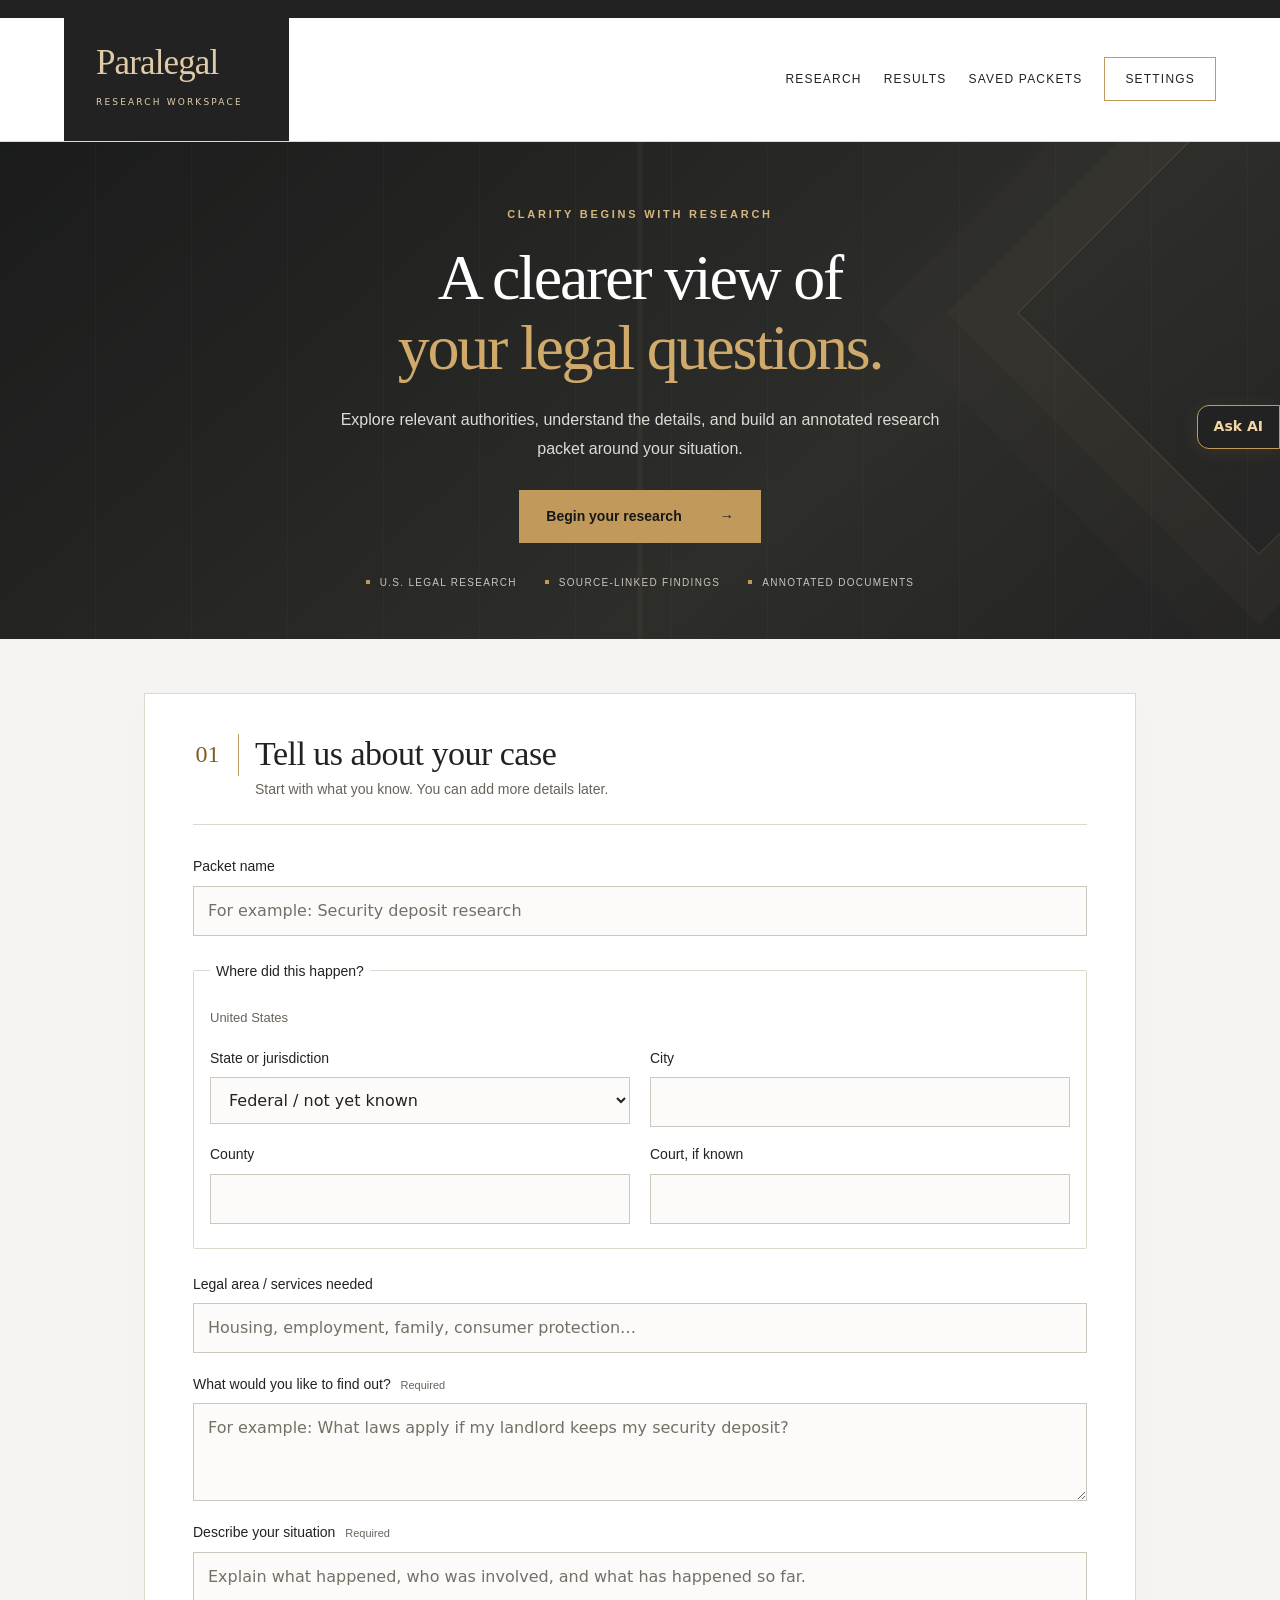
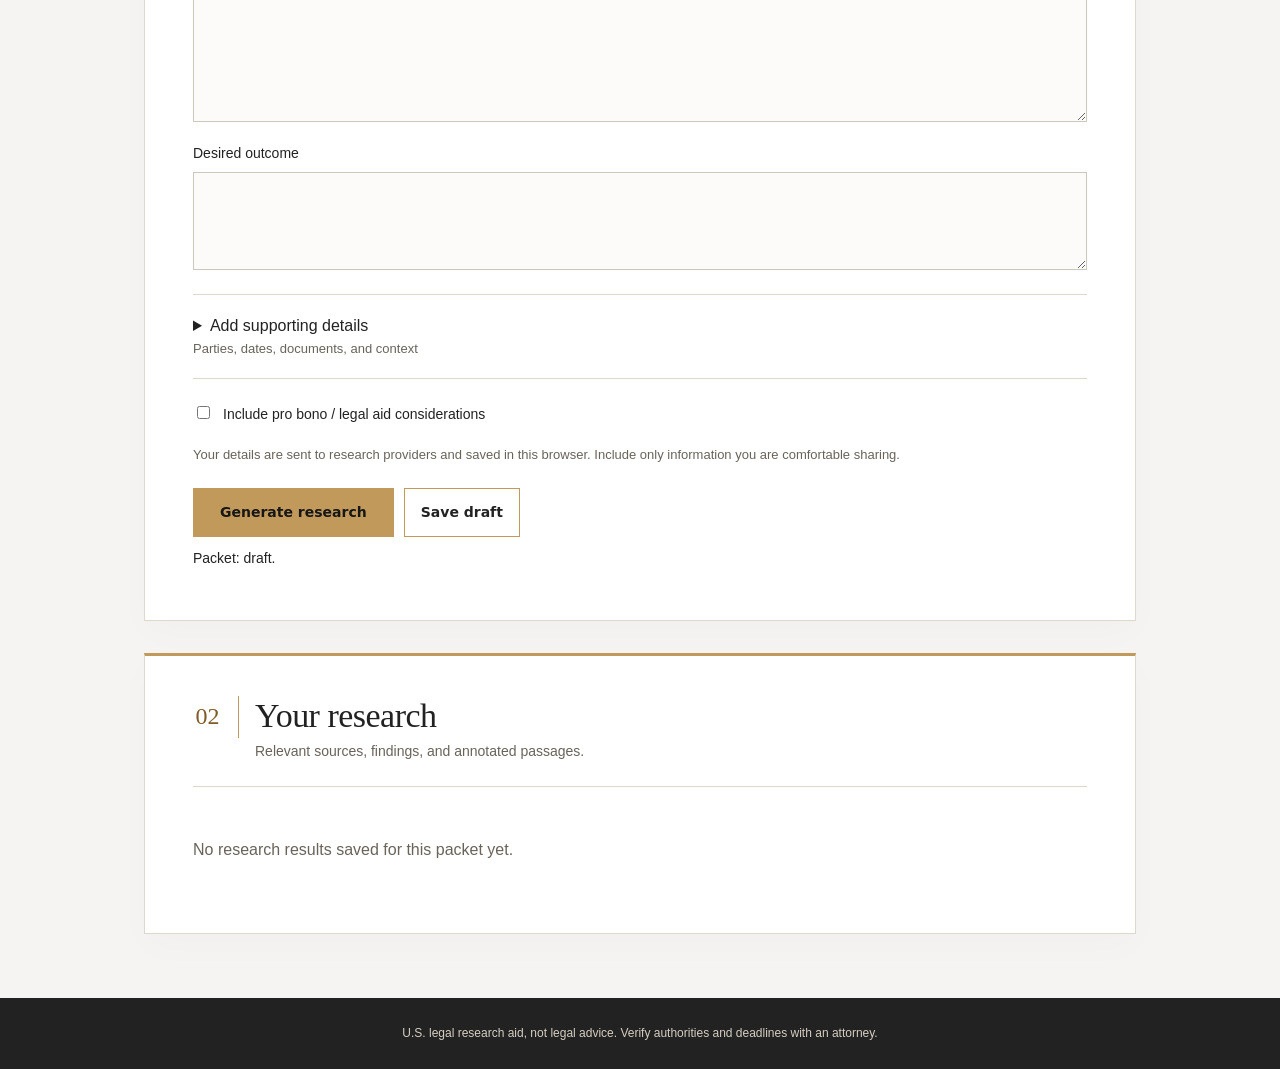
<file: FINAL PROJECT/frontend/index.html>
<!doctype html>
<html lang="en">
<head>
  <meta charset="utf-8">
  <meta name="viewport" content="width=device-width, initial-scale=1">
  <title>Paralegal research workspace</title>
  <link rel="icon" href="data:,">
  <link rel="stylesheet" href="styles.css">
  <script src="report.js" defer></script>
  <script src="app.js" defer></script>
  <script src="chat.js" defer></script>
</head>
<body>
  <header class="topbar">
    <a class="brand" href="/">Paralegal<span>RESEARCH WORKSPACE</span></a>
    <nav aria-label="Workspace"><a href="#intake-heading">Research</a><a href="#results-heading">Results</a><button type="button" data-open="history-dialog">Saved packets</button><button type="button" data-open="settings-dialog">Settings</button></nav>

  </header>
  <section class="intro" aria-labelledby="hero-title">
    <div class="hero-inner"><p class="eyebrow">CLARITY BEGINS WITH RESEARCH</p>
    <h1 id="hero-title">A clearer view of<br><em>your legal questions.</em></h1>
    <p>Explore relevant authorities, understand the details, and build an annotated research packet around your situation.</p>
    <a class="hero-cta" href="#intake-heading">Begin your research <span aria-hidden="true">&#8594;</span></a>
    <div class="hero-caption"><span>U.S. legal research</span><span>Source-linked findings</span><span>Annotated documents</span></div>
    </div>
  </section>
  <main>
    <section class="card" aria-labelledby="intake-heading">
      <div class="section-heading"><span class="step">01</span><div><h2 id="intake-heading">Tell us about your case</h2><p>Start with what you know. You can add more details later.</p></div></div>
      <form id="intake-form">
        <label>Packet name <input name="title" maxlength="160" placeholder="For example: Security deposit research"></label>
        <fieldset class="location-grid">
          <legend>Where did this happen?</legend>
          <p class="full-width hint">United States</p>
          <label>State or jurisdiction <select name="state"><option value="">Federal / not yet known</option></select></label>
          <label>City <input name="city" maxlength="120"></label>
          <label>County <input name="county" maxlength="120"></label>
          <label>Court, if known <input name="court" maxlength="200"></label>
        </fieldset>
        <label>Legal area / services needed <input name="legal_area" maxlength="120" placeholder="Housing, employment, family, consumer protection…"></label>
        <label>What would you like to find out? <span class="required">Required</span> <textarea name="question" required minlength="12" maxlength="4000" rows="3" placeholder="For example: What laws apply if my landlord keeps my security deposit?"></textarea></label>
        <label>Describe your situation <span class="required">Required</span> <textarea name="facts" required minlength="20" maxlength="16000" rows="6" placeholder="Explain what happened, who was involved, and what has happened so far."></textarea></label>
        <label>Desired outcome <textarea name="desired_outcome" maxlength="2000" rows="3"></textarea></label>
        <details class="extra-details"><summary>Add supporting details <span>Parties, dates, documents, and context</span></summary>
        <label>Parties involved (one description per line, up to 20; names are optional) <textarea name="parties" rows="3" maxlength="6020"></textarea></label>
        <label>Current stage / procedural status <input name="procedural_status" maxlength="2000" placeholder="No case filed, hearing scheduled, appeal…"></label>
        <fieldset><legend>Timeline</legend><div id="timeline"></div><button type="button" data-add="timeline">Add event</button></fieldset>
        <fieldset><legend>Known deadlines</legend><p>Record dates you already know. This app does not calculate legal deadlines.</p><div id="deadlines"></div><button type="button" data-add="deadlines">Add deadline</button></fieldset>
        <fieldset><legend>Documents (optional)</legend><p>Paste plain text from up to five documents. PDF uploads are not supported yet.</p><div id="documents"></div><button type="button" data-add="documents">Add document</button></fieldset>
        <label>Additional context <textarea name="additional_context" maxlength="8000" rows="3"></textarea></label>
        </details>
        <label class="checkbox-label"><input name="pro_bono" type="checkbox"> Include pro bono / legal aid considerations</label>
        <p class="hint">Your details are sent to research providers and saved in this browser. Include only information you are comfortable sharing.</p>
        <div class="actions">
        <button id="research" class="primary" type="submit">Generate research</button>
        <button id="save-draft" type="button">Save draft</button></div>
      </form>
      <p id="packet-status" role="status" aria-live="polite"></p>
    </section>
    <section class="card results-card" aria-labelledby="results-heading">
      <div class="section-heading"><span class="step">02</span><div><h2 id="results-heading">Your research</h2><p>Relevant sources, findings, and annotated passages.</p></div></div>
      <p id="results-note" class="hint" hidden>These results reflect the original submission. Generate new research after changing your details.</p>
      <button id="export-packet" type="button" hidden>Download annotated report</button>
      <button id="print-packet" type="button" hidden>Print / Save as PDF</button>
      <div id="results"><p>No research results yet.</p></div>
    </section>
  </main>
    <dialog id="settings-dialog" aria-labelledby="connection-heading"><button type="button" class="close-dialog" data-close="settings-dialog">Close</button>
      <h2 id="connection-heading">Research service</h2>
      <form id="connection-form">
        <label>Backend address <input id="backend-url" type="url" required></label>
        <p>The research service connects automatically. No account or access token is required.</p>
        <button type="submit">Connect</button>
        <button id="disconnect" type="button">Disconnect</button>
      </form>
      <p id="connection-status" role="status">Not connected.</p>
    </dialog>
<dialog id="history-dialog" aria-labelledby="history-heading"><button type="button" class="close-dialog" data-close="history-dialog">Close</button>
      <h2 id="history-heading">Saved research packets</h2>
      <p>Drafts and completed packets are saved automatically in this browser on this device, including the facts and documents you enter. They are not encrypted or synced to an account. Avoid saving sensitive details on a shared device. Private browsing or clearing site data can erase them; export important packets.</p>
      <p id="storage-status" role="status">Opening local storage…</p>
      <button id="new-packet" type="button">New packet</button>
      <button id="clear-history" type="button">Delete all local history</button>
      <ul id="history"></ul>
    </dialog>

  <button id="chat-toggle" class="chat-tab" type="button" aria-controls="chat-panel" aria-expanded="false">Ask AI</button>
  <aside id="chat-panel" class="chat-panel" aria-labelledby="chat-heading" hidden>
    <div class="chat-heading"><div><p class="eyebrow">QUICK QUESTIONS</p><h2 id="chat-heading">Legal assistant</h2></div><button id="chat-close" type="button" aria-label="Close legal assistant">Close</button></div>
    <p class="hint">General legal information, not source-verified advice. Use Generate research for cited authorities.</p>
    <label>Location (optional)<input id="chat-location" maxlength="200" placeholder="For example: New York, U.S."></label>
    <div id="chat-messages" class="chat-messages" role="log" aria-label="Conversation" aria-live="polite"><p class="hint">Ask about a legal term, process, or question. Your research packet is not automatically shared with this chat.</p></div>
    <p id="chat-status" role="status"></p>
    <form id="chat-form">
      <label for="chat-question">Your question</label><textarea id="chat-question" maxlength="3000" rows="3" required placeholder="What is the difference between mediation and arbitration?"></textarea>
      <div class="actions"><button id="chat-send" type="submit" class="primary">Send</button><button id="chat-clear" type="button">Clear chat</button></div>
    </form>
    <p class="hint">Messages are sent to the AI provider. This chat stays in this tab only and clears on reload. Avoid confidential details.</p>
  </aside>
  <footer>U.S. legal research aid, not legal advice. Verify authorities and deadlines with an attorney.</footer>
</body>
</html>
</file>
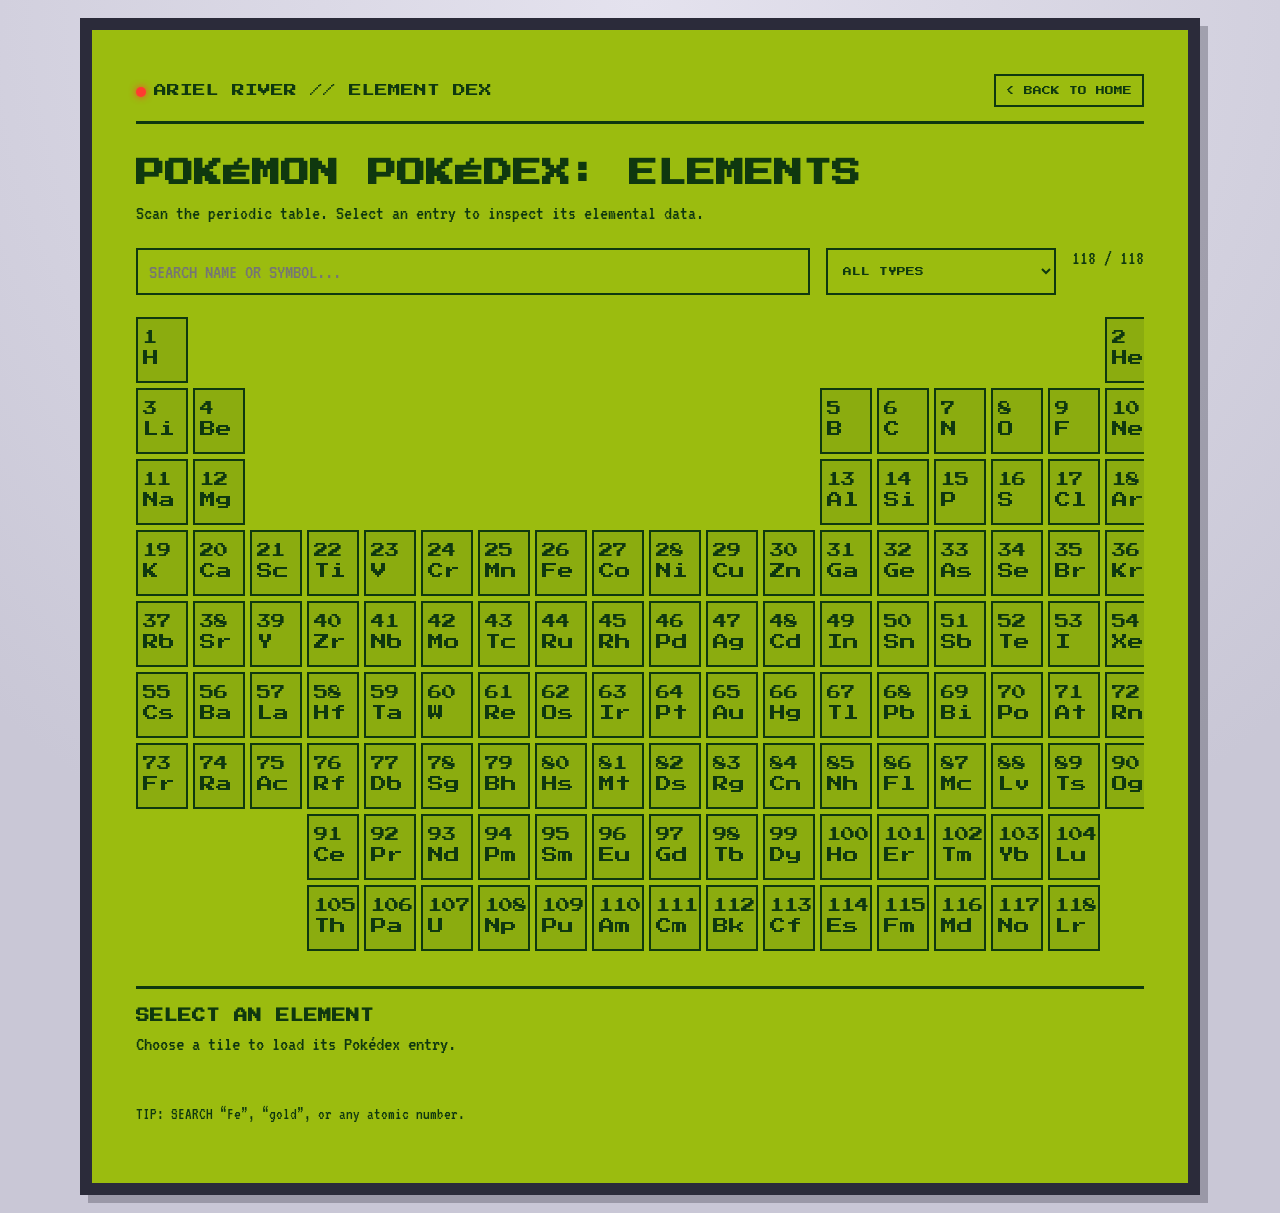
<file: elements-pokedex.html>
<!DOCTYPE html>
<html lang="en">
<head>
<meta charset="UTF-8">
<meta name="viewport" content="width=device-width, initial-scale=1.0">
<title>Elements Pokédex | Ariel River</title>
<link rel="preconnect" href="https://fonts.googleapis.com">
<link href="https://fonts.googleapis.com/css2?family=Press+Start+2P&family=VT323&display=swap" rel="stylesheet">
<style>
  :root {
    --lcd-0: #0f380f;
    --lcd-1: #306230;
    --lcd-2: #8bac0f;
    --lcd-3: #9bbc0f;
    --shell: #c9c7d6;
    --shell-hi: #e4e2ee;
    --shell-dark: #9d9ab1;
    --bezel: #2b2b3a;
    --red: #c9463b;
    --gold: #d9ab2c;
    --pixel: 'Press Start 2P', monospace;
    --mono: 'VT323', monospace;
  }
  * { box-sizing: border-box; }
  html, body { margin: 0; min-height: 100%; }
  body {
    background: radial-gradient(circle at 50% 0%, var(--shell-hi), var(--shell) 70%);
    color: var(--lcd-0);
    font-family: var(--mono);
    padding: 18px;
  }
  .pokedex-shell { max-width: 1120px; margin: 0 auto; background: var(--bezel); padding: 12px; box-shadow: 8px 8px 0 rgba(43,43,58,.3); }
  .screen { background: var(--lcd-3); padding: clamp(20px, 4vw, 44px); min-height: calc(100vh - 60px); }
  .topline, .tools, .dex-heading { display: flex; align-items: center; justify-content: space-between; gap: 16px; }
  .topline { border-bottom: 3px solid var(--lcd-0); padding-bottom: 14px; }
  .brand, h1, h2, .back-link, button, select, input { font-family: var(--pixel); }
  .brand { font-size: clamp(.55rem, 1.4vw, .8rem); line-height: 1.7; }
  .led { display: inline-block; width: 10px; height: 10px; border-radius: 50%; background: #ff3b30; box-shadow: 0 0 7px #ff3b30; margin-right: 8px; }
  .back-link { color: var(--lcd-0); font-size: .55rem; text-decoration: none; border: 2px solid var(--lcd-0); padding: 10px; }
  .back-link:hover, .back-link:focus { background: var(--lcd-0); color: var(--lcd-3); }
  h1 { font-size: clamp(1rem, 3vw, 1.8rem); line-height: 1.5; margin: 28px 0 8px; }
  .subtitle { font-size: 1.25rem; margin: 0 0 25px; }
  .tools { align-items: stretch; flex-wrap: wrap; margin-bottom: 22px; }
  input, select { background: var(--lcd-3); color: var(--lcd-0); border: 2px solid var(--lcd-0); padding: 11px; min-height: 42px; }
  input { flex: 1 1 280px; font-family: var(--mono); font-size: 1.3rem; }
  select { flex: 0 1 230px; font-size: .55rem; }
  .count { font-size: 1.25rem; white-space: nowrap; }
  .table-wrap { overflow-x: auto; padding-bottom: 10px; }
  .periodic-table { display: grid; grid-template-columns: repeat(18, minmax(52px, 1fr)); gap: 5px; min-width: 990px; }
  .element { border: 2px solid var(--lcd-0); background: var(--lcd-2); color: var(--lcd-0); min-height: 66px; padding: 5px; text-align: left; cursor: pointer; transition: transform .12s, background .12s; }
  .element:hover, .element:focus { background: var(--gold); transform: translateY(-3px); outline: 2px solid var(--lcd-0); outline-offset: 2px; }
  .element .number { font-size: .9rem; }
  .element .symbol { display: block; font-family: var(--pixel); font-size: 1rem; margin: 5px 0 3px; }
  .element .name { font-size: .95rem; white-space: nowrap; overflow: hidden; text-overflow: ellipsis; }
  .element.dimmed { opacity: .16; pointer-events: none; }
  .detail { border-top: 3px solid var(--lcd-0); margin-top: 25px; padding-top: 20px; min-height: 100px; }
  .detail h2 { font-size: .85rem; margin: 0 0 10px; }
  .detail p { font-size: 1.3rem; margin: 4px 0; }
  .hint { font-size: 1.05rem; margin-top: 20px; }
  @media (max-width: 620px) { body { padding: 8px; } .topline { align-items: flex-start; flex-direction: column; } .screen { padding: 18px 14px; } .periodic-table { min-width: 900px; } }
</style>
</head>
<body>
<main class="pokedex-shell">
  <div class="screen">
    <div class="topline">
      <div class="brand"><span class="led"></span>ARIEL RIVER // ELEMENT DEX</div>
      <a class="back-link" href="index.html">&lt; BACK TO HOME</a>
    </div>
    <h1>POKÉMON POKÉDEX: ELEMENTS</h1>
    <p class="subtitle">Scan the periodic table. Select an entry to inspect its elemental data.</p>
    <div class="tools">
      <input id="search" type="search" placeholder="SEARCH NAME OR SYMBOL..." aria-label="Search elements">
      <select id="category" aria-label="Filter by category">
        <option value="all">ALL TYPES</option>
        <option value="nonmetal">NONMETALS</option>
        <option value="noble-gas">NOBLE GASES</option>
        <option value="alkali-metal">ALKALI METALS</option>
        <option value="alkaline-earth">ALKALINE EARTH</option>
        <option value="metalloid">METALLOIDS</option>
        <option value="halogen">HALOGENS</option>
        <option value="transition-metal">TRANSITION METALS</option>
        <option value="post-transition-metal">POST-TRANSITION</option>
        <option value="lanthanide">LANTHANIDES</option>
        <option value="actinide">ACTINIDES</option>
      </select>
      <span class="count" id="count">118 / 118</span>
    </div>
    <div class="table-wrap"><div class="periodic-table" id="table"></div></div>
    <div class="detail" id="detail"><h2>SELECT AN ELEMENT</h2><p>Choose a tile to load its Pokédex entry.</p></div>
    <p class="hint">TIP: SEARCH “Fe”, “gold”, or any atomic number.</p>
  </div>
</main>
<script>
(function () {
  var raw = 'H|Hydrogen|nonmetal|1|1;He|Helium|noble-gas|1|18;Li|Lithium|alkali-metal|2|1;Be|Beryllium|alkaline-earth|2|2;B|Boron|metalloid|2|13;C|Carbon|nonmetal|2|14;N|Nitrogen|nonmetal|2|15;O|Oxygen|nonmetal|2|16;F|Fluorine|halogen|2|17;Ne|Neon|noble-gas|2|18;Na|Sodium|alkali-metal|3|1;Mg|Magnesium|alkaline-earth|3|2;Al|Aluminium|post-transition-metal|3|13;Si|Silicon|metalloid|3|14;P|Phosphorus|nonmetal|3|15;S|Sulfur|nonmetal|3|16;Cl|Chlorine|halogen|3|17;Ar|Argon|noble-gas|3|18;K|Potassium|alkali-metal|4|1;Ca|Calcium|alkaline-earth|4|2;Sc|Scandium|transition-metal|4|3;Ti|Titanium|transition-metal|4|4;V|Vanadium|transition-metal|4|5;Cr|Chromium|transition-metal|4|6;Mn|Manganese|transition-metal|4|7;Fe|Iron|transition-metal|4|8;Co|Cobalt|transition-metal|4|9;Ni|Nickel|transition-metal|4|10;Cu|Copper|transition-metal|4|11;Zn|Zinc|transition-metal|4|12;Ga|Gallium|post-transition-metal|4|13;Ge|Germanium|metalloid|4|14;As|Arsenic|metalloid|4|15;Se|Selenium|nonmetal|4|16;Br|Bromine|halogen|4|17;Kr|Krypton|noble-gas|4|18;Rb|Rubidium|alkali-metal|5|1;Sr|Strontium|alkaline-earth|5|2;Y|Yttrium|transition-metal|5|3;Zr|Zirconium|transition-metal|5|4;Nb|Niobium|transition-metal|5|5;Mo|Molybdenum|transition-metal|5|6;Tc|Technetium|transition-metal|5|7;Ru|Ruthenium|transition-metal|5|8;Rh|Rhodium|transition-metal|5|9;Pd|Palladium|transition-metal|5|10;Ag|Silver|transition-metal|5|11;Cd|Cadmium|transition-metal|5|12;In|Indium|post-transition-metal|5|13;Sn|Tin|post-transition-metal|5|14;Sb|Antimony|metalloid|5|15;Te|Tellurium|metalloid|5|16;I|Iodine|halogen|5|17;Xe|Xenon|noble-gas|5|18;Cs|Caesium|alkali-metal|6|1;Ba|Barium|alkaline-earth|6|2;La|Lanthanum|lanthanide|6|3;Hf|Hafnium|transition-metal|6|4;Ta|Tantalum|transition-metal|6|5;W|Tungsten|transition-metal|6|6;Re|Rhenium|transition-metal|6|7;Os|Osmium|transition-metal|6|8;Ir|Iridium|transition-metal|6|9;Pt|Platinum|transition-metal|6|10;Au|Gold|transition-metal|6|11;Hg|Mercury|transition-metal|6|12;Tl|Thallium|post-transition-metal|6|13;Pb|Lead|post-transition-metal|6|14;Bi|Bismuth|post-transition-metal|6|15;Po|Polonium|post-transition-metal|6|16;At|Astatine|halogen|6|17;Rn|Radon|noble-gas|6|18;Fr|Francium|alkali-metal|7|1;Ra|Radium|alkaline-earth|7|2;Ac|Actinium|actinide|7|3;Rf|Rutherfordium|transition-metal|7|4;Db|Dubnium|transition-metal|7|5;Sg|Seaborgium|transition-metal|7|6;Bh|Bohrium|transition-metal|7|7;Hs|Hassium|transition-metal|7|8;Mt|Meitnerium|transition-metal|7|9;Ds|Darmstadtium|transition-metal|7|10;Rg|Roentgenium|transition-metal|7|11;Cn|Copernicium|transition-metal|7|12;Nh|Nihonium|post-transition-metal|7|13;Fl|Flerovium|post-transition-metal|7|14;Mc|Moscovium|post-transition-metal|7|15;Lv|Livermorium|post-transition-metal|7|16;Ts|Tennessine|halogen|7|17;Og|Oganesson|noble-gas|7|18;Ce|Cerium|lanthanide|8|4;Pr|Praseodymium|lanthanide|8|5;Nd|Neodymium|lanthanide|8|6;Pm|Promethium|lanthanide|8|7;Sm|Samarium|lanthanide|8|8;Eu|Europium|lanthanide|8|9;Gd|Gadolinium|lanthanide|8|10;Tb|Terbium|lanthanide|8|11;Dy|Dysprosium|lanthanide|8|12;Ho|Holmium|lanthanide|8|13;Er|Erbium|lanthanide|8|14;Tm|Thulium|lanthanide|8|15;Yb|Ytterbium|lanthanide|8|16;Lu|Lutetium|lanthanide|8|17;Th|Thorium|actinide|9|4;Pa|Protactinium|actinide|9|5;U|Uranium|actinide|9|6;Np|Neptunium|actinide|9|7;Pu|Plutonium|actinide|9|8;Am|Americium|actinide|9|9;Cm|Curium|actinide|9|10;Bk|Berkelium|actinide|9|11;Cf|Californium|actinide|9|12;Es|Einsteinium|actinide|9|13;Fm|Fermium|actinide|9|14;Md|Mendelevium|actinide|9|15;No|Nobelium|actinide|9|16;Lr|Lawrencium|actinide|9|17';
  var elements = raw.split(';').map(function (entry, index) { var parts = entry.split('|'); return { symbol: parts[0], name: parts[1], category: parts[2], row: parts[3], group: parts[4], number: index + 1 }; });
  var table = document.getElementById('table'), search = document.getElementById('search'), category = document.getElementById('category'), count = document.getElementById('count'), detail = document.getElementById('detail');
  function render() {
    var query = search.value.toLowerCase().trim(), type = category.value, visible = 0;
    table.innerHTML = '';
    elements.forEach(function (element) {
      var matches = (!query || element.name.toLowerCase().indexOf(query) > -1 || element.symbol.toLowerCase().indexOf(query) > -1 || String(element.number) === query) && (type === 'all' || element.category === type);
      if (matches) visible++;
      var tile = document.createElement('button'); tile.className = 'element' + (matches ? '' : ' dimmed'); tile.style.gridRow = element.row; tile.style.gridColumn = element.group; tile.setAttribute('aria-label', element.number + ' ' + element.name);
      tile.innerHTML = '<span class="number">' + element.number + '</span><span class="symbol">' + element.symbol + '</span>';
      tile.addEventListener('click', function () { detail.innerHTML = '<h2>#' + element.number + ' ' + element.name.toUpperCase() + ' (' + element.symbol + ')</h2><p>TYPE: ' + element.category.replace(/-/g, ' ').toUpperCase() + ' &nbsp; // &nbsp; PERIOD: ' + (element.row > 7 ? element.row - 2 : element.row) + ' &nbsp; // &nbsp; GROUP: ' + element.group + '</p>'; });
      table.appendChild(tile);
    });
    count.textContent = visible + ' / 118';
  }
  search.addEventListener('input', render); category.addEventListener('change', render); render();
})();
</script>
</body>
</html>
</file>
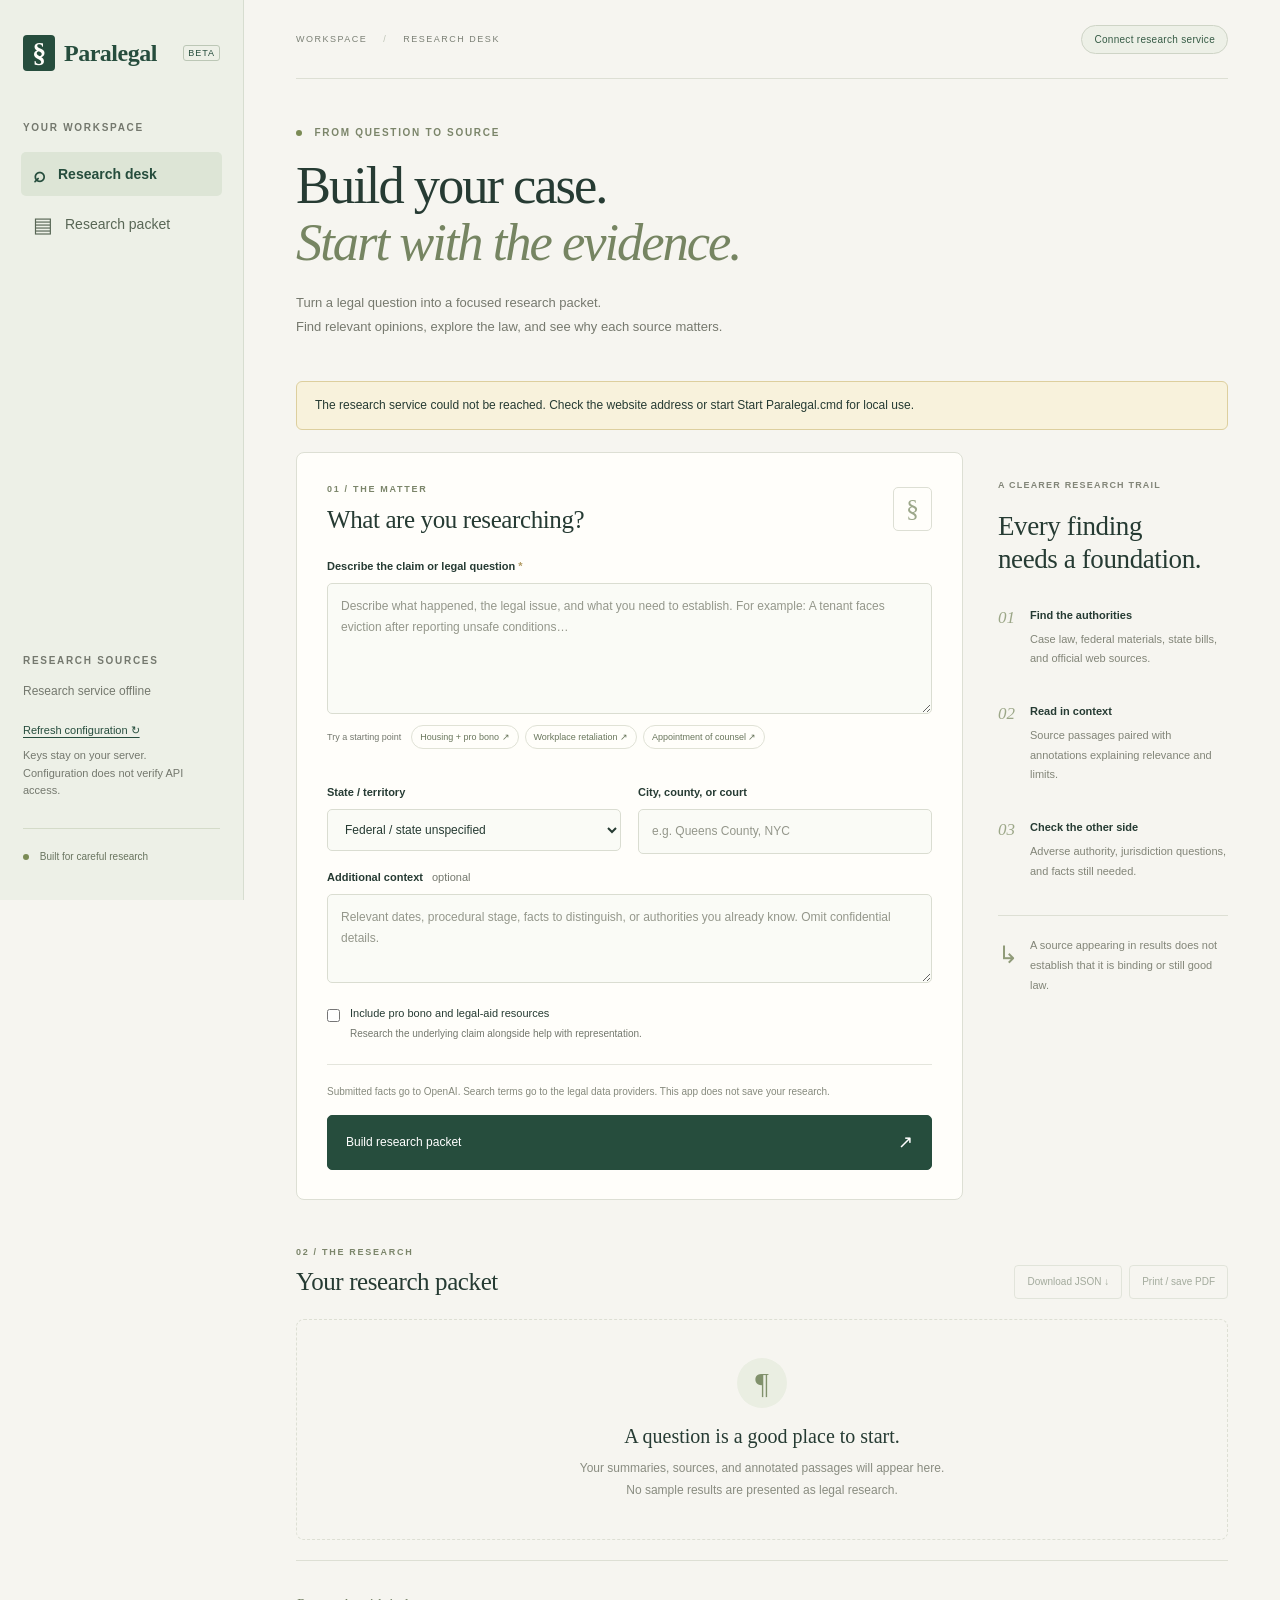
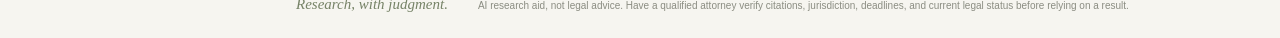
<file: Paralegal.html>
<!DOCTYPE html>
<html lang="en">
<head>
  <meta charset="UTF-8">
  <meta name="viewport" content="width=device-width, initial-scale=1">
  <meta name="description" content="A source-first workspace for US legal research, annotated opinions, and claim summaries.">
  <meta name="paralegal-api-base" content="">
  <title>Paralegal | Research with context</title>
  <link rel="stylesheet" href="paralegal.css">
  <script src="paralegal.js" defer></script>
</head>
<body>
  <aside class="sidebar">
    <a class="brand" href="Paralegal.html"><span class="brand-mark" aria-hidden="true">§</span> Paralegal<span class="beta">BETA</span></a>
    <p class="side-label">YOUR WORKSPACE</p>
    <a class="nav-item active" href="#research"><span aria-hidden="true">⌕</span> Research desk</a>
    <a class="nav-item" href="#results"><span aria-hidden="true">▤</span> Research packet</a>
    <div class="sidebar-bottom">
      <p class="side-label">RESEARCH SOURCES</p>
      <div id="provider-list" class="provider-list"><p>Checking local configuration…</p></div>
      <button id="refresh-config" class="text-button" type="button">Refresh configuration ↻</button>
      <p class="small muted">Keys stay on your server.<br>Configuration does not verify API access.</p>
      <div class="side-footer"><span class="tiny-dot"></span> Built for careful research</div>
    </div>
  </aside>

  <main id="research">
    <header class="topbar"><span>WORKSPACE <span class="slash">/</span> RESEARCH DESK</span><button id="service-button" class="connection-button" type="button">Connecting…</button></header>
    <section class="intro">
      <p class="eyebrow"><span class="tiny-dot"></span> FROM QUESTION TO SOURCE</p>
      <h1>Build your case.<br><em>Start with the evidence.</em></h1>
      <p class="intro-copy">Turn a legal question into a focused research packet.<br>Find relevant opinions, explore the law, and see why each source matters.</p>
    </section>

    <div id="setup" class="notice" role="status" hidden></div>
    <dialog id="connection-dialog" aria-labelledby="connection-title">
      <form id="connection-form">
        <div class="dialog-heading"><h2 id="connection-title">Research connection</h2><button id="close-connection" type="button" class="secondary" aria-label="Close connection settings">Close</button></div>
        <p class="muted">Connect to your research workspace. Your API keys stay on its server.</p>
        <label for="service-url">Website address</label>
        <input id="service-url" type="url" required placeholder="https://your-research-site.example">
        <label for="access-code">Website access code <span class="optional">if required</span></label>
        <input id="access-code" type="password" autocomplete="off" placeholder="The workspace access code, not an API key">
        <p class="small muted">The code is kept only for this open tab. For local use, start “Start Paralegal.cmd” in this folder.</p>
        <p id="connection-error" class="error" role="alert" hidden></p>
        <button id="connect-submit" type="submit" class="primary">Connect to workspace <span aria-hidden="true">↗</span></button>
      </form>
    </dialog>
    <div class="desk-grid">
      <section class="intake panel" aria-labelledby="intake-title">
        <div class="panel-heading"><div><p class="eyebrow">01 / THE MATTER</p><h2 id="intake-title">What are you researching?</h2></div><span class="paper-icon" aria-hidden="true">§</span></div>
        <form id="research-form">
          <label for="prompt">Describe the claim or legal question <span class="required">*</span></label>
          <textarea id="prompt" name="prompt" rows="5" minlength="12" maxlength="8000" required placeholder="Describe what happened, the legal issue, and what you need to establish. For example: A tenant faces eviction after reporting unsafe conditions…"></textarea>
          <div class="examples" aria-label="Example research prompts">
            <span>Try a starting point</span>
            <button type="button" data-example="housing">Housing + pro bono ↗</button>
            <button type="button" data-example="employment">Workplace retaliation ↗</button>
            <button type="button" data-example="counsel">Appointment of counsel ↗</button>
          </div>
          <div class="fields-row">
            <div>
              <label for="state">State / territory</label>
              <select id="state" name="state">
                <option value="">Federal / state unspecified</option>
                <option value="AL">Alabama</option>
                <option value="AK">Alaska</option>
                <option value="AZ">Arizona</option>
                <option value="AR">Arkansas</option>
                <option value="CA">California</option>
                <option value="CO">Colorado</option>
                <option value="CT">Connecticut</option>
                <option value="DE">Delaware</option>
                <option value="DC">District of Columbia</option>
                <option value="FL">Florida</option>
                <option value="GA">Georgia</option>
                <option value="HI">Hawaii</option>
                <option value="ID">Idaho</option>
                <option value="IL">Illinois</option>
                <option value="IN">Indiana</option>
                <option value="IA">Iowa</option>
                <option value="KS">Kansas</option>
                <option value="KY">Kentucky</option>
                <option value="LA">Louisiana</option>
                <option value="ME">Maine</option>
                <option value="MD">Maryland</option>
                <option value="MA">Massachusetts</option>
                <option value="MI">Michigan</option>
                <option value="MN">Minnesota</option>
                <option value="MS">Mississippi</option>
                <option value="MO">Missouri</option>
                <option value="MT">Montana</option>
                <option value="NE">Nebraska</option>
                <option value="NV">Nevada</option>
                <option value="NH">New Hampshire</option>
                <option value="NJ">New Jersey</option>
                <option value="NM">New Mexico</option>
                <option value="NY">New York</option>
                <option value="NC">North Carolina</option>
                <option value="ND">North Dakota</option>
                <option value="OH">Ohio</option>
                <option value="OK">Oklahoma</option>
                <option value="OR">Oregon</option>
                <option value="PA">Pennsylvania</option>
                <option value="PR">Puerto Rico</option>
                <option value="RI">Rhode Island</option>
                <option value="SC">South Carolina</option>
                <option value="SD">South Dakota</option>
                <option value="TN">Tennessee</option>
                <option value="TX">Texas</option>
                <option value="UT">Utah</option>
                <option value="VT">Vermont</option>
                <option value="VA">Virginia</option>
                <option value="WA">Washington</option>
                <option value="WV">West Virginia</option>
                <option value="WI">Wisconsin</option>
                <option value="WY">Wyoming</option>
              </select>
            </div>
            <div><label for="location">City, county, or court</label><input id="location" name="location" maxlength="160" placeholder="e.g. Queens County, NYC"></div>
          </div>
          <label for="context">Additional context <span class="optional">optional</span></label>
          <textarea id="context" name="context" rows="3" maxlength="8000" placeholder="Relevant dates, procedural stage, facts to distinguish, or authorities you already know. Omit confidential details."></textarea>
          <label class="check-row"><input id="pro-bono" type="checkbox"><span>Include pro bono and legal-aid resources<small>Research the underlying claim alongside help with representation.</small></span></label>
          <div class="form-footer"><p>Submitted facts go to OpenAI. Search terms go to the legal data providers. This app does not save your research.</p><button id="submit" class="primary" type="submit">Build research packet <span aria-hidden="true">↗</span></button></div>
        </form>
      </section>

      <aside class="guide">
        <p class="eyebrow">A CLEARER RESEARCH TRAIL</p>
        <h2>Every finding<br>needs a foundation.</h2>
        <div class="guide-item"><span>01</span><div><h3>Find the authorities</h3><p>Case law, federal materials, state bills, and official web sources.</p></div></div>
        <div class="guide-item"><span>02</span><div><h3>Read in context</h3><p>Source passages paired with annotations explaining relevance and limits.</p></div></div>
        <div class="guide-item"><span>03</span><div><h3>Check the other side</h3><p>Adverse authority, jurisdiction questions, and facts still needed.</p></div></div>
        <div class="guide-note"><span aria-hidden="true">↳</span><p>A source appearing in results does not establish that it is binding or still good law.</p></div>
      </aside>
    </div>

    <section id="results" class="results" aria-labelledby="results-title">
      <div class="results-heading"><div><p class="eyebrow">02 / THE RESEARCH</p><h2 id="results-title">Your research packet</h2></div><div class="export-actions"><button id="download" class="secondary" disabled>Download JSON ↓</button><button id="print" class="secondary" disabled>Print / save PDF</button></div></div>
      <div id="progress" class="progress panel" role="status" hidden><div class="spinner" aria-hidden="true"></div><div><h3>Research in progress</h3><p id="progress-message">Identifying issues and searching the sources. This can take a few minutes.</p><p class="small muted">Keep this tab open. A request may incur API charges.</p></div></div>
      <div id="error" class="error" role="alert" hidden></div>
      <div id="empty" class="empty panel"><span class="empty-icon" aria-hidden="true">¶</span><h3>A question is a good place to start.</h3><p>Your summaries, sources, and annotated passages will appear here.<br>No sample results are presented as legal research.</p></div>
      <div id="packet" hidden>
        <div class="packet-meta"><span id="packet-date"></span><span id="packet-location"></span></div>
        <div id="provider-results" class="provider-results"></div>
        <div id="report-overview" class="panel report-overview"></div>
        <div class="filter-row" aria-label="Filter sources">
          <button type="button" class="filter active" data-filter="all" aria-pressed="true">All sources</button>
          <button type="button" class="filter" data-filter="case" aria-pressed="false">Court opinions</button>
          <button type="button" class="filter" data-filter="federal" aria-pressed="false">Federal materials</button>
          <button type="button" class="filter" data-filter="bill" aria-pressed="false">State bills</button>
          <button type="button" class="filter" data-filter="web" aria-pressed="false">Web research</button>
          <span id="source-count"></span>
        </div>
        <div id="source-cards" class="source-cards"></div>
        <div id="follow-up" class="follow-up"></div>
        <details id="web-notes" class="panel web-notes" hidden><summary>Web research with inline citations</summary><div id="web-notes-body"></div></details>
      </div>
    </section>
    <footer class="main-footer"><strong>Research, with judgment.</strong><p>AI research aid, not legal advice. Have a qualified attorney verify citations, jurisdiction, deadlines, and current legal status before relying on a result.</p></footer>
  </main>
</body>
</html>
</file>
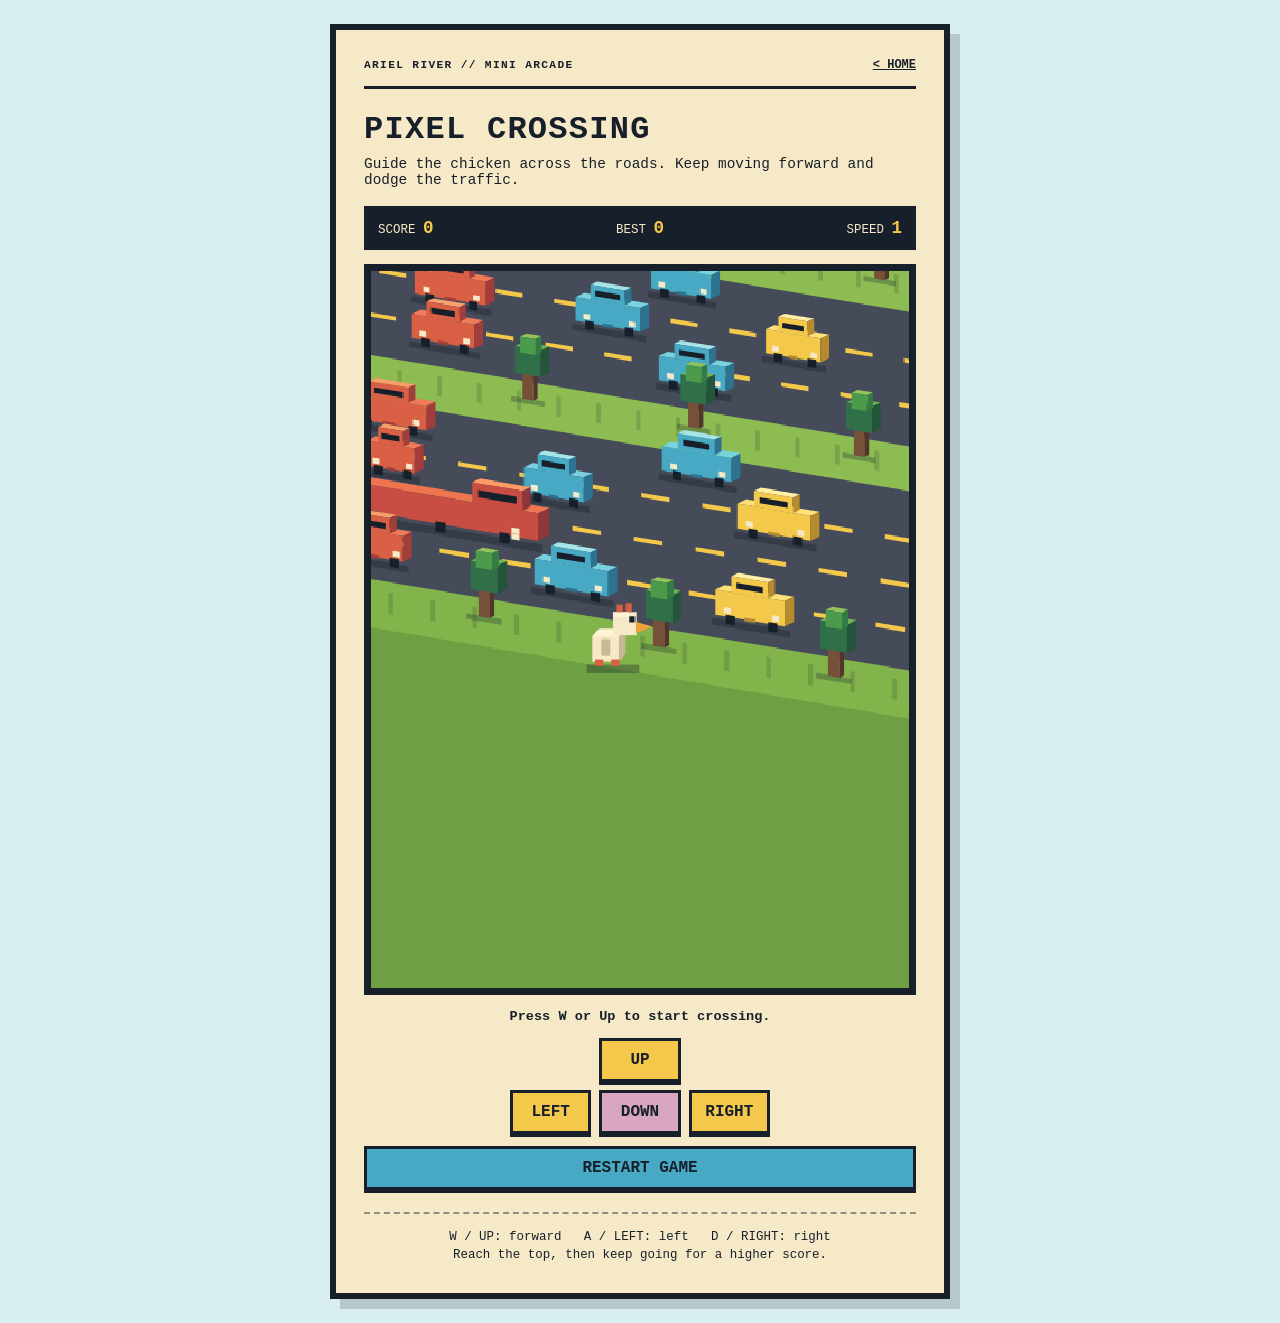
<file: pixel-crossing.html>
<!DOCTYPE html>
<html lang="en">
<head>
<meta charset="UTF-8">
<meta name="viewport" content="width=device-width, initial-scale=1.0">
<title>Pixel Crossing | Ariel River</title>
<style>
  :root {
    --ink: #17202a;
    --cream: #f6e9c8;
    --grass: #82b44b;
    --road: #454b59;
    --yellow: #f3c84b;
    --red: #d95f45;
    --blue: #48a9c5;
  }

  * { box-sizing: border-box; }

  html, body { min-height: 100%; margin: 0; }

  body {
    background: #d8eef0;
    color: var(--ink);
    font-family: "Courier New", monospace;
    display: grid;
    place-items: center;
    padding: 24px;
  }

  .game-shell {
    width: min(100%, 620px);
    background: var(--cream);
    border: 6px solid var(--ink);
    box-shadow: 10px 10px 0 rgba(23, 32, 42, .18);
    padding: clamp(16px, 4vw, 28px);
  }

  .topline, .scoreboard {
    display: flex;
    align-items: center;
    justify-content: space-between;
    gap: 16px;
  }

  .topline { border-bottom: 3px solid var(--ink); padding-bottom: 14px; }
  .eyebrow { font-size: .7rem; font-weight: 700; letter-spacing: .12em; }
  .back-link { color: var(--ink); font-weight: 700; font-size: .75rem; }
  h1 { font-size: clamp(1.35rem, 5vw, 2rem); margin: 22px 0 8px; letter-spacing: .04em; }
  .subtitle { margin: 0 0 18px; font-size: .9rem; }

  .scoreboard {
    background: var(--ink);
    color: var(--cream);
    padding: 12px 14px;
    margin-bottom: 14px;
    font-size: .78rem;
    text-transform: uppercase;
  }

  .scoreboard strong { color: var(--yellow); font-size: 1.1rem; }

  .canvas-frame {
    background: var(--ink);
    padding: 7px;
    position: relative;
  }

  canvas {
    display: block;
    width: 100%;
    height: auto;
    background: var(--grass);
    image-rendering: pixelated;
    image-rendering: crisp-edges;
  }

  .message {
    min-height: 1.5em;
    margin: 14px 0 8px;
    text-align: center;
    font-weight: 700;
    font-size: .85rem;
  }

  .controls {
    display: grid;
    grid-template-columns: repeat(3, 1fr);
    gap: 8px;
    max-width: 260px;
    margin: 0 auto;
  }

  button {
    min-height: 44px;
    border: 3px solid var(--ink);
    background: var(--yellow);
    color: var(--ink);
    font: inherit;
    font-weight: 700;
    cursor: pointer;
    box-shadow: 0 3px 0 var(--ink);
    touch-action: manipulation;
  }

  button:active { transform: translateY(3px); box-shadow: none; }
  .up { grid-column: 2; }
  .left { grid-column: 1; grid-row: 2; }
  .down { grid-column: 2; grid-row: 2; background: #d8a6c0; }
  .right { grid-column: 3; grid-row: 2; }
  .restart { width: 100%; margin-top: 12px; background: var(--blue); }

  .instructions {
    border-top: 2px dashed rgba(23, 32, 42, .45);
    margin-top: 22px;
    padding-top: 14px;
    text-align: center;
    font-size: .78rem;
    line-height: 1.5;
  }

  @media (max-width: 430px) {
    body { padding: 10px; }
    .game-shell { border-width: 4px; box-shadow: 6px 6px 0 rgba(23, 32, 42, .18); }
    .topline { align-items: flex-start; flex-direction: column; gap: 8px; }
    .scoreboard { font-size: .68rem; }
  }
</style>
</head>
<body>
<main class="game-shell">
  <div class="topline">
    <div class="eyebrow">ARIEL RIVER // MINI ARCADE</div>
    <a class="back-link" href="index.html">&lt; HOME</a>
  </div>
  <h1>PIXEL CROSSING</h1>
  <p class="subtitle">Guide the chicken across the roads. Keep moving forward and dodge the traffic.</p>

  <div class="scoreboard" aria-live="polite">
    <span>Score <strong id="score">0</strong></span>
    <span>Best <strong id="best">0</strong></span>
    <span>Speed <strong id="speed">1</strong></span>
  </div>

  <div class="canvas-frame">
    <canvas id="game" width="480" height="640" aria-label="Pixel Crossing game"></canvas>
  </div>
  <p class="message" id="message">Press W or Up to start crossing.</p>

  <div class="controls" aria-label="Game controls">
    <button class="up" data-move="up" aria-label="Move up">UP</button>
    <button class="left" data-move="left" aria-label="Move left">LEFT</button>
    <button class="down" data-move="down" aria-label="Move down">DOWN</button>
    <button class="right" data-move="right" aria-label="Move right">RIGHT</button>
  </div>
  <button class="restart" id="restart">RESTART GAME</button>

  <div class="instructions">W / UP: forward &nbsp; A / LEFT: left &nbsp; D / RIGHT: right<br>Reach the top, then keep going for a higher score.</div>
</main>

<script>
(function () {
  'use strict';

  var canvas = document.getElementById('game');
  var ctx = canvas.getContext('2d');
  var scoreEl = document.getElementById('score');
  var bestEl = document.getElementById('best');
  var speedEl = document.getElementById('speed');
  var messageEl = document.getElementById('message');
  var width = canvas.width;
  var height = canvas.height;
  var tile = 40;
  var columns = width / tile;
  var rows = 12;
  var rowStep = 40;
  var best = Number(localStorage.getItem('pixel-crossing-best') || 0);
  var score;
  var player;
  var lanes;
  var aheadLanes;
  var pastLanes;
  var aheadBufferSize = 8;
  var gameOver;
  var started;
  var cameraRow;
  var cameraStartRow;
  var cameraTarget;
  var cameraBoost;
  var nextForwardWorldRow;
  var lastTime = 0;
  var animationId;

  bestEl.textContent = best;

  function randomBetween(min, max) {
    return Math.floor(Math.random() * (max - min + 1)) + min;
  }

  function terrainForRow(row) {
    // Infinite repeating sequence: road sections separated by exactly one safe row.
    // The full cycle is 19 rows long (2+1 + 3+1 + 4+1 + 2+1 + 3+1),
    // so every possible generated row is explicitly part of the pattern.
    var roadSizes = [2, 3, 4, 2, 3];
    var cycleLength = 0;
    for (var i = 0; i < roadSizes.length; i += 1) cycleLength += roadSizes[i] + 1;

    var position = ((row % cycleLength) + cycleLength) % cycleLength;
    var cursor = 0;

    for (var section = 0; section < roadSizes.length; section += 1) {
      var roadRows = roadSizes[section];
      if (position >= cursor && position < cursor + roadRows) {
        return { road: true, lineBefore: position > cursor };
      }

      cursor += roadRows;
      if (position === cursor) return { road: false, lineBefore: false };
      cursor += 1;
    }

    // Unreachable, but keep a safe fallback.
    return { road: true, lineBefore: false };
  }

  function makeLane(row, patternRow) {
    var sourceRow = typeof patternRow === 'number' ? patternRow : row;
    var terrain = terrainForRow(sourceRow);
    var road = terrain.road;
    var kind = road ? (sourceRow % 7 === 2 ? 'train' : 'road') : (sourceRow % 8 === 4 ? 'water' : 'grass');
    var lane = { row: row, worldRow: sourceRow, road: road, lineBefore: terrain.lineBefore, kind: kind, cars: [], speed: (sourceRow % 2 ? 1 : -1) * (35 + score * 3) };
    if (road) {
      var carCount = kind === 'train' ? 1 : (sourceRow % 2 ? 2 : 3);
      for (var i = 0; i < carCount; i += 1) {
        lane.cars.push({
          x: i * (width / carCount) + randomBetween(-20, 20),
          width: kind === 'train' ? 170 : randomBetween(42, 70),
          color: ['#d95f45', '#48a9c5', '#f3c84b'][i % 3]
        });
      }
    } else if (kind === 'water') {
      for (var log = 0; log < 3; log += 1) {
        lane.cars.push({ x: log * (width / 3) + randomBetween(-35, 15), width: randomBetween(78, 120), color: '#9a603f' });
      }
    }
    return lane;
  }

  function reset() {
    score = 0;
    lanes = [];
    pastLanes = [];
    for (var row = 0; row < rows; row += 1) lanes.push(makeLane(row, row));

    // Keep real generated lanes above row 0 so the camera never exposes
    // the plain background as the player advances.
    aheadLanes = [];
    nextForwardWorldRow = -1;
    for (var ahead = 1; ahead <= aheadBufferSize; ahead += 1) {
      aheadLanes.push(makeLane(-ahead, nextForwardWorldRow));
      nextForwardWorldRow -= 1;
    }

    var startRow = rows - 1;
    while (startRow > 0 && lanes[startRow].road) startRow -= 1;
    player = { x: Math.floor(columns / 2), row: startRow };
    cameraRow = player.row;
    cameraStartRow = player.row;
    cameraTarget = player.row;
    cameraBoost = 0;
    gameOver = false;
    started = false;
    messageEl.textContent = 'Press W or Up to start crossing.';
    updateHud();
    draw();
  }

  function updateHud() {
    scoreEl.textContent = score;
    speedEl.textContent = Math.min(9, 1 + Math.floor(score / 3));
    if (score > best) {
      best = score;
      bestEl.textContent = best;
      localStorage.setItem('pixel-crossing-best', best);
    }
  }

  function relabelLanes() {
    lanes.forEach(function (lane, index) { lane.row = index; });

    // Keep previously crossed lanes directly below the active grid. They are
    // never regenerated, so moving back reveals the exact roads you crossed.
    pastLanes.forEach(function (lane, index) {
      lane.row = rows + (pastLanes.length - 1 - index);
    });
  }

  function relabelAheadLanes() {
    aheadLanes.forEach(function (lane, index) {
      lane.row = -(index + 1);
    });
  }

  function scrollWorld(direction) {
    if (direction === 'forward') {
      // Bring the nearest generated lane into view.
      var incoming = aheadLanes.shift();
      incoming.row = 0;
      lanes.unshift(incoming);

      // IMPORTANT: do not delete the lane that leaves the bottom. Preserve it
      // in world history so it can be drawn/revisited later.
      var outgoing = lanes.pop();
      pastLanes.push(outgoing);

      player.row += 1;
      relabelLanes();

      // Compensate for the row-index jump, then let update() ease the camera
      // back to its target for the same smooth motion used at the start.
      cameraRow += 1;

      // Keep generating new terrain forever ahead of the player.
      relabelAheadLanes();
      aheadLanes.push(makeLane(-aheadBufferSize, nextForwardWorldRow));
      nextForwardWorldRow -= 1;
    } else if (pastLanes.length) {
      // Restore the most recently crossed lane instead of creating a new one.
      var restored = pastLanes.pop();
      restored.row = rows - 1;
      lanes.push(restored);

      // The lane leaving the top is still part of the world, so put it back
      // into the ahead buffer rather than discarding it.
      var returnedAhead = lanes.shift();
      aheadLanes.unshift(returnedAhead);

      player.row -= 1;
      relabelLanes();
      relabelAheadLanes();

      // Opposite compensation for smooth backward camera movement.
      cameraRow -= 1;
    }
  }

  function move(direction) {
    if (gameOver) return;
    started = true;
    if (direction === 'left') player.x = Math.max(0, player.x - 1);
    if (direction === 'right') player.x = Math.min(columns - 1, player.x + 1);
    if (direction === 'up') {
      player.row = Math.max(0, player.row - 1);

      // Once the chicken reaches the upper part of the screen, keep it there
      // and move the world underneath it. This makes the run effectively infinite.
      if (player.row <= 4) {
        scrollWorld('forward');
      }

      cameraTarget = player.row;
      cameraBoost = Math.max(cameraBoost, 0.004);
      score += 1;
      messageEl.textContent = 'Nice crossing. Keep going!';
      updateHud();
    }
    if (direction === 'down') {
      player.row = Math.min(rows - 1, player.row + 1);

      // If the player moves toward the bottom and there is saved world behind
      // them, scroll backward through that exact history instead of losing it.
      if (player.row >= 7 && pastLanes.length) {
        scrollWorld('backward');
      }

      cameraTarget = player.row;
      cameraBoost = Math.max(cameraBoost, 0.004);
    }
    checkCollision();
    draw();
  }

  function checkCollision() {
    var lane = lanes[player.row];
    if (!lane || !lane.road) return;
    var scale = depthForRow(player.row);
    var playerWorldX = width / 2 + (player.x - columns / 2) * tile;
    var playerCenter = projectWorld(player.row, playerWorldX).x;
    var playerHalfWidth = tile * scale * 0.34;
    var playerLeft = playerCenter - playerHalfWidth;
    var playerRight = playerCenter + playerHalfWidth;
    lane.cars.forEach(function (car) {
      var carWorldX = width / 2 + (car.x + car.width / 2 - width / 2);
      var carCenter = projectWorld(player.row, carWorldX).x;
      var carWidth = car.width * scale;
      var carInset = Math.min(4 * scale, carWidth * 0.05);
      var carLeft = carCenter - carWidth / 2 + carInset;
      var carRight = carCenter + carWidth / 2 - carInset;
      if (playerRight > carLeft && playerLeft < carRight) endGame();
    });
  }

  function endGame() {
    if (gameOver) return;
    gameOver = true;
    messageEl.textContent = 'CRASHED! Press Restart or move to try again.';
    draw();
  }

  function update(delta) {
    if (!started || gameOver) return;
    // Follow the chicken only when it changes rows.
    // cameraTarget is updated in move(), so do not drift it every frame.
    cameraRow += (cameraTarget - cameraRow) * Math.min(1, delta * 0.01);
    lanes.concat(aheadLanes, pastLanes).forEach(function (lane) {
      if (!lane.road) return;
      lane.cars.forEach(function (car) {
        car.x += lane.speed * delta / 1000;
        if (lane.speed > 0 && car.x > width + 20) car.x = -car.width - 20;
        if (lane.speed < 0 && car.x + car.width < -20) car.x = width + 20;
      });
    });
    checkCollision();
  }

  function depthForRow(row) {
    return 0.92 + (row / (rows - 1)) * 0.12;
  }

  function yForRow(row) {
    return -80 + row * rowStep;
  }

  function centerForRow(row) {
    var cameraShear = 0.17;
    var perpendicularStep = rowStep * cameraShear / (1 + cameraShear * cameraShear);
    return width / 2 + 48 - row * perpendicularStep;
  }

  function projectWorld(row, laneX) {
    var scale = depthForRow(row);
    return {
      x: centerForRow(row) + (laneX - width / 2) * scale,
      y: yForRow(row)
    };
  }

  function drawGround() {
    ctx.fillStyle = '#6e9f43';
    ctx.fillRect(0, 0, width, height);
    ctx.fillStyle = 'rgba(255, 255, 255, .08)';
    ctx.fillRect(0, 0, width, 4);
  }

  function drawLane(lane, skipVehicles) {
    var row = lane.row;
    var nextRow = row + 1;
    var y = yForRow(row);
    var nextY = yForRow(nextRow);
    var center = centerForRow(row);
    var nextCenter = centerForRow(nextRow);
    var scale = depthForRow(row);
    var nextScale = depthForRow(nextRow);
    var topHalf = width * 0.72;
    var bottomHalf = width * 0.72;
    var topY = y;
    var bottomY = nextY + 3;

    ctx.fillStyle = lane.kind === 'water' ? '#43b9dc' : (lane.road ? '#454b59' : (row % 2 ? '#82b44b' : '#8dbc52'));
    ctx.beginPath();
    ctx.moveTo(center - topHalf, topY);
    ctx.lineTo(center + topHalf, topY);
    ctx.lineTo(nextCenter + bottomHalf, bottomY);
    ctx.lineTo(nextCenter - bottomHalf, bottomY);
    ctx.closePath();
    ctx.fill();

    if (lane.kind === 'train') {
      drawRoadDivider(lane, topY, center, scale);
      if (!skipVehicles) lane.cars.forEach(function (train) { drawTrain(train, y, scale, row); });
    } else if (lane.road) {
      drawRoadDivider(lane, topY, center, scale);
      if (!skipVehicles) lane.cars.forEach(function (car) { drawCar(car, y, scale, row); });
    } else if (lane.kind === 'water') {
      ctx.fillStyle = 'rgba(196, 239, 224, .42)';
      for (var wave = -width; wave < width * 2; wave += 42) {
        var waveX = center + wave * scale;
        ctx.fillRect(waveX, topY + (bottomY - topY) * .5, 19 * scale, Math.max(2, 3 * scale));
      }
      lane.cars.forEach(function (log) { drawLog(log, y, scale, row); });
    } else {
      ctx.fillStyle = 'rgba(23, 32, 42, .16)';
      for (var grass = -width; grass < width * 2; grass += 36) {
        var grassX = center + grass * scale;
        ctx.fillRect(grassX, topY + 9 * scale, Math.max(2, 4 * scale), 18 * scale);
      }
      for (var tree = 0; tree < 3; tree += 1) {
        drawTree(center + (tree * 150 - 110) * scale, y + 13 * scale, scale * .8);
      }
    }
  }

  function drawRoadDivider(lane, topY, center, scale) {
    if (!lane.lineBefore) return;
    ctx.fillStyle = '#f3c84b';
    for (var mark = -width; mark < width * 2; mark += 54) {
      var markLeft = center + mark * scale;
      ctx.fillRect(markLeft, topY + 2 * scale, 25 * scale, Math.max(2, 4 * scale));
    }
  }

  function projectedDepthForX(x) {
    return x * 0.17;
  }

  function drawRowObjects(lane) {
    var row = lane.row;
    var y = yForRow(row);
    var scale = depthForRow(row);
    var playerWorldX = width / 2 + (player.x - columns / 2) * tile;
    var playerDepth = projectedDepthForX(projectWorld(player.row, playerWorldX).x);
    var objects = lane.cars.map(function (car) {
      var carWorldX = width / 2 + (car.x + car.width / 2 - width / 2);
      return { car: car, depth: projectedDepthForX(projectWorld(row, carWorldX).x) };
    });
    function drawVehicle(item) {
      if (lane.kind === 'train') drawTrain(item.car, y, scale, lane.row);
      else drawCar(item.car, y, scale, lane.row);
    }
    objects.sort(function (a, b) { return a.depth - b.depth; });
    objects.forEach(function (item) {
      if (item.depth <= playerDepth) drawVehicle(item);
    });
    drawPlayer();
    objects.forEach(function (item) {
      if (item.depth > playerDepth) drawVehicle(item);
    });
  }

  function drawCar(car, y, scale, row) {
    var carWidth = car.width * scale;
    var carHeight = 22 * scale;
    var carWorldX = width / 2 + (car.x + car.width / 2 - width / 2);
    var projected = projectWorld(row, carWorldX);
    var x = projected.x - carWidth / 2;
    var baseY = y + 19 * scale;
    var wheelSize = Math.max(4, 8 * scale);
    var paint = car.color === '#d95f45' ? { front: '#d95f45', top: '#f07b59', side: '#a33d3a', light: '#f8a06b' } :
      (car.color === '#48a9c5' ? { front: '#48a9c5', top: '#79d3df', side: '#2d728f', light: '#a5e5e8' } :
      { front: '#f3c84b', top: '#ffe17a', side: '#b58b2d', light: '#fff0a6' });
    ctx.fillStyle = 'rgba(23, 32, 42, .35)';
    ctx.fillRect(x - 3 * scale, baseY + 3 * scale, carWidth + 8 * scale, 6 * scale);
    drawCuboid(x, baseY, carWidth, carHeight, 8 * scale, paint.front, paint.top, paint.side);
    var cabX = x + carWidth * .23;
    var cabWidth = carWidth * .53;
    var cabHeight = carHeight * .62;
    var cabBaseY = baseY - carHeight;
    drawCuboid(cabX, cabBaseY, cabWidth, cabHeight, 6 * scale, paint.front, paint.light, paint.side);
    ctx.fillStyle = '#17202a';
    ctx.fillRect(cabX + cabWidth * .14, cabBaseY - cabHeight * .65, cabWidth * .72, cabHeight * .38);
    ctx.fillStyle = '#f6e9c8';
    ctx.fillRect(x + carWidth * .12, baseY - carHeight * .36, Math.max(3, 6 * scale), Math.max(3, 5 * scale));
    ctx.fillRect(x + carWidth * .82, baseY - carHeight * .36, Math.max(3, 6 * scale), Math.max(3, 5 * scale));
    ctx.fillStyle = paint.side;
    ctx.fillRect(x + carWidth * .42, baseY - carHeight * .08, carWidth * .16, Math.max(2, 3 * scale));
    ctx.fillStyle = '#17202a';
    ctx.fillRect(x + carWidth * .15, baseY - wheelSize * .2, wheelSize, wheelSize);
    ctx.fillRect(x + carWidth * .76, baseY - wheelSize * .2, wheelSize, wheelSize);
  }

  function drawCuboid(x, baseY, cuboidWidth, cuboidHeight, depth, front, top, side) {
    var topY = baseY - cuboidHeight;
    ctx.fillStyle = top;
    ctx.beginPath();
    ctx.moveTo(x, topY);
    ctx.lineTo(x + depth, topY - depth * .65);
    ctx.lineTo(x + cuboidWidth + depth, topY - depth * .65);
    ctx.lineTo(x + cuboidWidth, topY);
    ctx.closePath();
    ctx.fill();
    ctx.fillStyle = front;
    ctx.fillRect(x, topY, cuboidWidth, cuboidHeight);
    ctx.fillStyle = side;
    ctx.beginPath();
    ctx.moveTo(x + cuboidWidth, topY);
    ctx.lineTo(x + cuboidWidth + depth, topY - depth * .65);
    ctx.lineTo(x + cuboidWidth + depth, baseY - depth * .65);
    ctx.lineTo(x + cuboidWidth, baseY);
    ctx.closePath();
    ctx.fill();
  }

  function drawRailroad(topY, bottomY, scale, topHalf, bottomHalf, topCenter, bottomCenter) {
    var topLeft = topCenter - topHalf;
    var bottomLeft = bottomCenter - bottomHalf;
    ctx.fillStyle = '#8b8f98';
    ctx.fillRect(topLeft, topY + 4 * scale, topHalf * 2, Math.max(2, 3 * scale));
    ctx.fillRect(bottomLeft, bottomY - 5 * scale, bottomHalf * 2, Math.max(2, 3 * scale));
    ctx.fillStyle = '#85704d';
    for (var tie = 0; tie < 4; tie += 1) {
      var progress = tie / 3;
      var tieX = topLeft + (bottomLeft - topLeft) * progress;
      var tieWidth = topHalf * 2 + (bottomHalf * 2 - topHalf * 2) * progress;
      var tieY = topY + (bottomY - topY) * progress;
      ctx.fillRect(tieX, tieY + 2 * scale, tieWidth, Math.max(3, 3 * scale));
    }
  }

  function drawTrain(train, y, scale, row) {
    var trainWidth = train.width * scale;
    var trainHeight = 24 * scale;
    var trainWorldX = width / 2 + (train.x + train.width / 2 - width / 2);
    var x = projectWorld(row, trainWorldX).x - trainWidth / 2;
    var baseY = y + 20 * scale;
    var wheelSize = Math.max(5, 9 * scale);
    var cabX = x + trainWidth * .66;
    var cabWidth = trainWidth * .26;
    var cabHeight = trainHeight * .72;
    ctx.fillStyle = 'rgba(23, 32, 42, .35)';
    ctx.fillRect(x - 4 * scale, baseY + 3 * scale, trainWidth + 8 * scale, 7 * scale);
    drawCuboid(x, baseY, trainWidth, trainHeight, 10 * scale, '#c84d42', '#ed7650', '#8f3638');
    drawCuboid(cabX, baseY - trainHeight, cabWidth, cabHeight, 7 * scale, '#c84d42', '#ff9b67', '#8f3638');
    ctx.fillStyle = '#17202a';
    ctx.fillRect(cabX + cabWidth * .12, baseY - trainHeight - cabHeight * .66, cabWidth * .76, cabHeight * .36);
    ctx.fillStyle = '#f6e9c8';
    ctx.fillRect(cabX + cabWidth * .78, baseY - trainHeight * .32, Math.max(4, 7 * scale), Math.max(3, 5 * scale));
    ctx.fillRect(cabX + cabWidth * .78, baseY - trainHeight * .1, Math.max(4, 7 * scale), Math.max(3, 5 * scale));
    ctx.fillStyle = '#17202a';
    ctx.fillRect(x + trainWidth * .14, baseY - wheelSize * .2, wheelSize, wheelSize);
    ctx.fillRect(x + trainWidth * .47, baseY - wheelSize * .2, wheelSize, wheelSize);
    ctx.fillRect(x + trainWidth * .8, baseY - wheelSize * .2, wheelSize, wheelSize);
  }

  function drawTree(x, y, scale) {
    var trunk = 12 * scale;
    var crown = 29 * scale;
    ctx.fillStyle = 'rgba(23, 32, 42, .28)';
    ctx.fillRect(x - crown * .65, y + 3 * scale, crown * 1.3, 6 * scale);
    drawCuboid(x - trunk / 2, y + 4 * scale, trunk, 28 * scale, 5 * scale, '#765039', '#a3724b', '#54352e');
    drawCuboid(x - crown / 2, y - 24 * scale, crown, 30 * scale, 10 * scale, '#2f7049', '#70b451', '#24553b');
    drawCuboid(x - crown * .3, y - 48 * scale, crown * .6, 18 * scale, 7 * scale, '#4c9a4c', '#91c45b', '#347c44');
  }

  function drawLog(log, y, scale, row) {
    var logWidth = log.width * scale;
    var logHeight = 13 * scale;
    var logWorldX = width / 2 + (log.x + log.width / 2 - width / 2);
    var x = projectWorld(row, logWorldX).x - logWidth / 2;
    var baseY = y + 13 * scale;
    ctx.fillStyle = 'rgba(23, 32, 42, .25)';
    ctx.fillRect(x - 3 * scale, baseY + 4 * scale, logWidth + 6 * scale, 5 * scale);
    drawCuboid(x, baseY + logHeight / 2, logWidth, logHeight, 7 * scale, log.color, '#c27a4c', '#6d402f');
    ctx.fillStyle = '#d89b5c';
    ctx.fillRect(x + 5 * scale, baseY - logHeight * .28, 5 * scale, 5 * scale);
    ctx.fillStyle = '#6d402f';
    ctx.fillRect(x + logWidth - 10 * scale, baseY - logHeight * .28, 6 * scale, 5 * scale);
  }

  function drawPlayer() {
    var scale = depthForRow(player.row);
    var playerWorldX = width / 2 + (player.x - columns / 2) * tile;
    var projected = projectWorld(player.row, playerWorldX);
    var x = projected.x;
    var worldY = projected.y + 16;
    var cameraShift = getCameraShift();
    var screenY = worldY + x * .17 - 85 + cameraShift;
    var body = 32 * scale;
    var head = 20 * scale;
    var feather = gameOver ? '#8d5367' : '#f6e9c8';

    ctx.save();
    ctx.setTransform(1, 0, 0, 1, 0, 0);
    ctx.fillStyle = 'rgba(23, 32, 42, .35)';
    ctx.fillRect(x - body * .68, screenY + body * .72, body * 1.4, 7 * scale);

    ctx.fillStyle = feather;
    ctx.fillRect(x - body * .54, screenY - body * .05, body * .72, body * .68);
    ctx.fillStyle = '#fff4d4';
    ctx.beginPath();
    ctx.moveTo(x - body * .54, screenY - body * .05);
    ctx.lineTo(x - body * .36, screenY - body * .25);
    ctx.lineTo(x + body * .36, screenY - body * .25);
    ctx.lineTo(x + body * .18, screenY - body * .05);
    ctx.closePath();
    ctx.fill();
    ctx.fillStyle = '#c8b995';
    ctx.beginPath();
    ctx.moveTo(x + body * .18, screenY - body * .05);
    ctx.lineTo(x + body * .36, screenY - body * .25);
    ctx.lineTo(x + body * .36, screenY + body * .43);
    ctx.lineTo(x + body * .18, screenY + body * .63);
    ctx.closePath();
    ctx.fill();

    ctx.fillStyle = feather;
    ctx.fillRect(x + body * .02, screenY - body * .7, head, head);
    ctx.fillStyle = '#fff4d4';
    ctx.fillRect(x + body * .02, screenY - body * .7, head * .68, head * .22);
    ctx.fillStyle = '#d95f45';
    ctx.fillRect(x + body * .12, screenY - body * .9, head * .26, head * .32);
    ctx.fillRect(x + body * .36, screenY - body * .94, head * .26, head * .38);
    ctx.fillStyle = '#17202a';
    ctx.fillRect(x + body * .45, screenY - body * .58, Math.max(3, 5 * scale), Math.max(3, 5 * scale));
    ctx.fillStyle = '#f0a33b';
    ctx.beginPath();
    ctx.moveTo(x + body * .62, screenY - body * .45);
    ctx.lineTo(x + body * 1.08, screenY - body * .3);
    ctx.lineTo(x + body * .62, screenY - body * .14);
    ctx.closePath();
    ctx.fill();

    ctx.fillStyle = '#c8b995';
    ctx.fillRect(x - body * .3, screenY + body * .03, body * .24, body * .45);
    ctx.fillStyle = '#d95f45';
    ctx.fillRect(x - body * .46, screenY + body * .57, Math.max(4, 7 * scale), Math.max(3, 6 * scale));
    ctx.fillRect(x - body * .03, screenY + body * .57, Math.max(4, 7 * scale), Math.max(3, 6 * scale));
    ctx.restore();
  }

  function draw() {
    ctx.setTransform(1, 0, 0, 1, 0, 0);
    ctx.clearRect(0, 0, width, height);

    // The base grass is only a backdrop. Keep it fixed in screen space so it
    // can never move with the camera and look like it is covering old roads.
    drawGround();

    var cameraShift = getCameraShift();
    ctx.setTransform(1, 0.17, 0, 1, 0, -85 + cameraShift);

    // Draw generated rows ahead, the playable grid, and every preserved row
    // behind the player. Old roads remain part of the world instead of vanishing.
    aheadLanes.concat(lanes, pastLanes).slice().sort(function (a, b) { return a.row - b.row; }).forEach(function (lane) {
      var isPlayerLane = lane.row === player.row && lane.row >= 0;
      drawLane(lane, isPlayerLane);
      if (isPlayerLane) {
        if (lane.road) drawRowObjects(lane);
        else drawPlayer();
      }
    });
    ctx.setTransform(1, 0, 0, 1, 0, 0);
  }

  function getCameraShift() {
    // As the chicken moves toward smaller row numbers, shift the world down
    // so the chicken stays in view. Do not wrap the shift with modulo.
    return (cameraStartRow - cameraRow) * rowStep;
  }

  function frame(time) {
    var delta = lastTime ? time - lastTime : 0;
    lastTime = time;
    update(delta);
    draw();
    animationId = requestAnimationFrame(frame);
  }

  document.addEventListener('keydown', function (event) {
    var key = event.key.toLowerCase();
    var moves = { w: 'up', arrowup: 'up', a: 'left', arrowleft: 'left', d: 'right', arrowright: 'right', s: 'down', arrowdown: 'down' };
    if (!moves[key]) return;
    event.preventDefault();
    move(moves[key]);
  });

  document.querySelectorAll('[data-move]').forEach(function (button) {
    button.addEventListener('click', function () { move(button.getAttribute('data-move')); });
  });

  document.getElementById('restart').addEventListener('click', reset);

  reset();
  cancelAnimationFrame(animationId);
  animationId = requestAnimationFrame(frame);
}());
</script>
</body>
</html>
</file>
<file: FINAL PROJECT/frontend/styles.css>
* { box-sizing: border-box; }
:root { color-scheme: light; --ink: #222222; --muted: #69635a; --line: #ded8ce; --paper: #ffffff; }
body { margin: 0; color: var(--ink); background: #f6f4f2; font: 16px/1.6 system-ui, sans-serif; }
.topbar { display: flex; align-items: center; justify-content: space-between; padding: 20px max(5vw, 20px); border-bottom: 1px solid var(--line); background: var(--paper); gap: 16px; }
.brand { font: bold 27px Georgia, serif; text-decoration: none; color: var(--ink); }
.brand span { display: block; font: 10px/2 system-ui, sans-serif; letter-spacing: .17em; }
nav { display: flex; gap: 8px; }
main { max-width: 920px; padding: 48px 22px; margin: auto; }
.intro { margin-bottom: 36px; }
.eyebrow { font-size: 11px; letter-spacing: .18em; font-weight: 700; color: var(--muted); }
h1 { font: 42px/1.2 Georgia, serif; margin: 12px 0; letter-spacing: -.025em; }
h2 { font: 26px/1.3 Georgia, serif; margin: 0; }
h3 { margin-top: 30px; font-size: 19px; }
h4 { font-size: 17px; margin-top: 0; }
p { margin: 10px 0; }
.intro > p:last-child, .section-heading p, .hint { color: var(--muted); }
.card { background: var(--paper); border: 1px solid var(--line); border-radius: 0; padding: 32px; margin-bottom: 24px; }
.section-heading { display: flex; align-items: flex-start; gap: 16px; margin-bottom: 24px; }
.section-heading p { font-size: 14px; margin: 5px 0 0; }
.step { border: 1px solid var(--line); border-radius: 50%; min-width: 36px; height: 36px; display: grid; place-items: center; font-size: 12px; }
label { display: block; font-size: 14px; font-weight: 600; margin: 20px 0; }
input:not([type=checkbox]), select, textarea { display: block; width: 100%; border: 1px solid #c9c1b5; border-radius: 0; background: #fff; color: var(--ink); padding: 12px 14px; font: 16px/1.5 system-ui, sans-serif; margin-top: 8px; }
textarea { resize: vertical; min-height: 90px; }
input::placeholder, textarea::placeholder { color: #756f65; opacity: 1; }
fieldset { border: 1px solid var(--line); border-radius: 2px; padding: 16px; min-width: 0; margin: 24px 0; }
legend { font-size: 14px; font-weight: 600; padding: 0 6px; }
.location-grid { display: grid; grid-template-columns: 1fr 1fr; gap: 0 20px; }
.location-grid label { margin: 8px 0; }
.full-width { grid-column: 1 / -1; }
.hint { font-size: 13px; font-weight: 400; }
.required { font-size: 11px; font-weight: 400; color: var(--muted); margin-left: 6px; }
button { cursor: pointer; font: 600 14px/1.4 system-ui, sans-serif; color: var(--ink); background: #ffffff; border: 1px solid #c19a5b; border-radius: 0; padding: 11px 16px; }
button:hover { background: #f1e8d9; }
button:disabled { opacity: .5; cursor: wait; }
button.primary { background: #c19a5b; color: #171717; border-color: #c19a5b; }
button.primary:hover { background: #a78042; }
.actions { display: flex; flex-wrap: wrap; gap: 10px; margin-top: 22px; }
.checkbox-label { display: flex; gap: 10px; align-items: baseline; }
.extra-details { border-top: 1px solid var(--line); border-bottom: 1px solid var(--line); padding: 18px 0; margin: 24px 0; }
summary { cursor: pointer; font-weight: 600; }
summary span { display: block; font-size: 13px; color: var(--muted); font-weight: 400; }
[role=status] { font-size: 14px; overflow-wrap: anywhere; }
[role=status]:empty { display: none; }
#results > p:first-child { color: var(--muted); padding: 20px 0; }
article { border: 1px solid var(--line); border-radius: 2px; padding: 22px; margin: 16px 0; overflow-wrap: anywhere; scroll-margin-top: 20px; }
article > p { margin: 10px 0; }
a { color: #805d28; text-underline-offset: 3px; }
blockquote { margin: 20px 0 12px; padding: 14px 18px; border-left: 3px solid #c19a5b; background: #f6f0e5; font-family: Georgia, serif; }
pre, blockquote { white-space: pre-wrap; overflow-wrap: anywhere; }
pre { font: 14px/1.7 system-ui, sans-serif; max-height: 420px; overflow: auto; }
article details { margin-top: 18px; font-size: 14px; }
li { margin: 10px 0; }
small { color: var(--muted); }
dialog { color: var(--ink); background: var(--paper); border: 1px solid var(--line); border-radius: 0; padding: 28px; width: min(680px, calc(100% - 32px)); max-height: 85vh; overflow: auto; }
dialog::backdrop { background: #16161699; }
.close-dialog { float: right; margin-left: 16px; }
dialog h2 { margin: 8px 0 20px; }
dialog > p { font-size: 14px; color: var(--muted); }
#history { list-style: none; padding: 0; }
#history li { border-top: 1px solid var(--line); padding-top: 14px; }
#history small { display: block; margin: 6px 0; }
[aria-current=true] { background: #f1e8d9; }
footer { max-width: 900px; margin: 0 auto 32px; padding: 0 22px; color: var(--muted); font-size: 12px; text-align: center; }
:focus-visible { outline: 3px solid #467bba; outline-offset: 3px; }
[hidden] { display: none !important; }
@media (max-width: 600px) { .topbar { padding: 16px; flex-wrap: wrap; } main { padding: 28px 14px; } h1 { font-size: 34px; } .card { padding: 20px; } .location-grid { grid-template-columns: 1fr; } .actions button { flex: 1; } article { padding: 16px; } }

/* Optional assistant drawer; the research form remains usable on desktop. */
.chat-tab { position: fixed; right: 0; top: 45%; z-index: 10; border-radius: 12px 0 0 12px; background: #222; color: #f2d6a3; box-shadow: 0 3px 18px #a7804222; }
.chat-panel { position: fixed; right: 16px; top: 16px; bottom: 16px; width: min(400px, calc(100vw - 32px)); background: var(--paper); border: 1px solid var(--line); border-radius: 0; box-shadow: 0 10px 50px #a7804233; z-index: 11; padding: 20px; display: flex; flex-direction: column; overflow-y: auto; }
.chat-heading { display: flex; justify-content: space-between; align-items: center; gap: 12px; }
.chat-heading h2 { font-size: 24px; }
.chat-heading .eyebrow { margin: 0; }
.chat-panel label { margin: 8px 0; }
.chat-panel > .hint { font-size: 12px; line-height: 1.5; }
.chat-messages { flex: 1; min-height: 100px; overflow-y: auto; overscroll-behavior: contain; border-block: 1px solid var(--line); padding: 10px 0; }
.chat-message { background: #f4f1ec; border-radius: 2px; padding: 12px; margin: 10px 0; font-size: 14px; }
.chat-message.user { background: #ece3d4; margin-left: 20px; }
.chat-message p { white-space: pre-wrap; overflow-wrap: anywhere; margin: 4px 0; }
.chat-panel textarea { min-height: 72px; max-height: 180px; }
.chat-panel .actions { margin-top: 8px; }
#chat-status { font-size: 12px; margin: 6px 0; }
@media (min-width: 1300px) { body.chat-open main { margin-left: max(18px, calc((100vw - 1340px) / 2)); margin-right: 430px; } }
@media (max-width: 600px) { .chat-panel { inset: 8px; width: auto; height: calc(100dvh - 16px); padding: 16px; } .chat-tab { top: auto; bottom: 18px; } }
@media print { .chat-tab, .chat-panel { display: none !important; } }

/* Charcoal, warm gold, and editorial serif typography inspired by the reference. */
html { scroll-behavior: smooth; scroll-padding-top: 24px; }
body { font-family: "Segoe UI", Arial, sans-serif; }
.topbar { padding: 0 max(5vw, 20px); background: #fff; border-top: 18px solid #222; min-height: 118px; }
.brand { background: #222; color: #dfcba8; padding: 26px 32px 30px; align-self: stretch; font: 35px/1.1 "Times New Roman", Georgia, serif; letter-spacing: -.025em; min-width: 225px; }
.brand span { color: #e1cdae; letter-spacing: .24em; font-size: 9px; margin-top: 10px; }
nav { align-items: center; gap: 22px; }
nav a, nav button { color: #222; font: 500 12px/1.5 "Segoe UI", sans-serif; letter-spacing: .1em; text-transform: uppercase; text-decoration: none; }
nav button { border: 0; background: transparent; padding: 12px 0; }
nav button:last-child { border: 1px solid #c19a5b; padding: 12px 20px; }
nav a:hover, nav button:hover { color: #805d28; }
.intro { position: relative; isolation: isolate; overflow: hidden; margin: 0; padding: 64px 24px 48px; background: #242625; color: #fff; text-align: center; }
.intro::before { content: ""; position: absolute; inset: 0; z-index: -1; opacity: .6; background: linear-gradient(90deg, transparent 49.7%, #c19a5b22 50%, transparent 50.3%), repeating-linear-gradient(90deg, transparent 0 95px, #ffffff09 95px 96px), linear-gradient(140deg, #151515, #34332f 65%, #222); }
.intro::after { content: ""; position: absolute; z-index: -1; width: 340px; height: 340px; right: -150px; top: 0; transform: rotate(45deg); border: 1px solid #c19a5b3b; box-shadow: 0 0 0 50px #c19a5b08, 0 0 0 100px #c19a5b05; }
.hero-inner { max-width: 850px; margin: auto; }
.intro .eyebrow { color: #d6b57e; font-size: 11px; letter-spacing: .25em; margin: 0 0 20px; }
h1 { font: 400 clamp(40px, 5vw, 70px)/1.1 "Times New Roman", Georgia, serif; letter-spacing: -.035em; margin: 0 0 22px; }
h1 em { color: #d0aa6b; font-weight: 400; font-style: normal; }
.hero-inner > p:not(.eyebrow) { color: #dedbd5; max-width: 620px; margin: 0 auto 27px; font-size: 16px; line-height: 1.8; }
.hero-cta { display: inline-flex; gap: 38px; align-items: center; background: #c19a5b; color: #171717; padding: 14px 26px; font-size: 14px; text-decoration: none; font-weight: 600; border: 1px solid #c19a5b; }
.hero-cta:hover { background: #d3b27b; }
.hero-caption { display: flex; justify-content: center; flex-wrap: wrap; gap: 12px 28px; color: #cac5bc; margin-top: 32px; font-size: 10px; letter-spacing: .13em; text-transform: uppercase; }
.hero-caption span::before { content: ""; display: inline-block; width: 4px; height: 4px; background: #c19a5b; margin: 0 10px 2px 0; }
main { max-width: 1040px; padding: 54px 24px 32px; }
.card { padding: 40px 48px; border: 1px solid #ded8ce; margin-bottom: 32px; box-shadow: 0 12px 34px #27221a05; }
h2 { font: 400 34px/1.15 "Times New Roman", Georgia, serif; letter-spacing: -.015em; }
.section-heading { border-bottom: 1px solid var(--line); padding-bottom: 24px; margin-bottom: 30px; }
.step { border: 0; border-right: 1px solid #c19a5b; border-radius: 0; min-width: 46px; height: 42px; color: #805d28; font: 24px Georgia, serif; padding-right: 16px; }
label, legend { font-weight: 500; }
input:not([type=checkbox]), select, textarea { background: #fcfbf9; border-color: #cec7bd; }
input:focus, select:focus, textarea:focus { background: #fff; border-color: #805d28; }
input[type=checkbox] { accent-color: #805d28; }
button { transition: background-color .15s ease, color .15s ease; }
button.primary { padding: 14px 26px; }
button.primary:hover { background: #d3b27b; color: #171717; }
.results-card { border-top: 3px solid #c19a5b; }
article { background: #fff; border-left: 2px solid #c19a5b; padding: 24px; }
blockquote { font-size: 17px; line-height: 1.7; }
summary { font-weight: 500; }
dialog { border-top: 4px solid #c19a5b; }
footer { max-width: none; padding: 26px; margin: 0; background: #222; color: #d6cec1; }
.chat-panel { border-top: 4px solid #c19a5b; box-shadow: 0 10px 50px #22222244; }
.chat-heading { border-bottom: 1px solid var(--line); padding-bottom: 12px; }
.chat-tab:hover { background: #38332b; color: #f2d6a3; }
.chat-message { border-radius: 2px; }
.chat-panel .primary { padding: 11px 16px; }
:focus-visible { outline-color: #80602f; }
@media (max-width: 760px) { .topbar { padding: 0 18px; gap: 12px; } .brand { min-width: 180px; padding: 22px; font-size: 30px; } nav { gap: 14px; flex-wrap: wrap; justify-content: flex-end; } nav a, nav button { font-size: 10px; } nav button:last-child { padding: 8px 10px; } .card { padding: 28px; } }
@media (max-width: 520px) { .topbar { padding: 0; display: block; border-top-width: 8px; } .brand { display: block; text-align: center; padding: 18px; } .brand span { margin-top: 5px; } nav { justify-content: center; padding: 12px 8px; gap: 18px; } .intro { padding: 40px 20px 32px; } h1 { font-size: 43px; } .hero-inner > p:not(.eyebrow) { font-size: 14px; } .hero-caption { font-size: 9px; gap: 8px 16px; } main { padding: 28px 12px; } .card { padding: 24px 18px; } h2 { font-size: 29px; } .section-heading { gap: 12px; } .chat-panel { padding: 16px; } }
@media (prefers-reduced-motion: reduce) { html { scroll-behavior: auto; } button { transition: none; } }
</file>
<file: paralegal.css>
:root{--paper:#f6f5f0;--white:#fffefa;--ink:#263b33;--muted:#74786e;--line:#dddfd4;--green:#264d3d;--light:#e9eee5;--gold:#b39c64;--red:#934337}
.connection-button{border:1px solid #ced4c6;border-radius:18px;background:#edf0e7;color:#365b45;font:10px Arial,sans-serif;padding:8px 12px;letter-spacing:.3px}
#connection-dialog{width:min(490px,calc(100% - 32px));padding:28px;border:1px solid #d7ddcf;border-radius:10px;background:#fffefa;color:#263b33;box-shadow:0 20px 70px #17251d33}
#connection-dialog::backdrop{background:#182b2366}
.dialog-heading{display:flex;align-items:center;justify-content:space-between;gap:12px;margin-bottom:16px}
#connection-dialog .primary{margin-top:22px}
@media print{#connection-dialog,.connection-button{display:none!important}}
*{box-sizing:border-box}
html{scroll-behavior:smooth}
body{margin:0;background:var(--paper);color:var(--ink);font-family:Arial,Helvetica,sans-serif;font-size:14px;line-height:1.6}
button,input,textarea,select{font:inherit}
button,a,input,textarea,select{outline-offset:4px}
button{cursor:pointer}
button:disabled{cursor:not-allowed;opacity:.5}
a{color:var(--green)}
[hidden]{display:none!important}
.sidebar{position:fixed;inset:0 auto 0 0;width:244px;background:#edf0e7;border-right:1px solid #d7ddd0;display:flex;flex-direction:column;padding:35px 23px;z-index:2}
.brand{display:flex;align-items:center;gap:9px;text-decoration:none;font:bold 24px Georgia,serif;letter-spacing:-.5px}
.brand-mark{display:grid;place-items:center;width:32px;height:36px;background:var(--green);color:var(--white);font-size:28px;border-radius:4px}
.beta{font:9px Arial,sans-serif;letter-spacing:1px;border:1px solid #bcc7b6;padding:2px 4px;border-radius:3px;margin-left:auto}
.side-label,.eyebrow{font-size:10px;font-weight:700;letter-spacing:1.7px}
.side-label{color:var(--muted);margin:49px 0 13px}
.nav-item{padding:11px 12px;margin:3px -2px;display:flex;gap:12px;align-items:center;text-decoration:none;color:#586655}
.nav-item span{font-size:21px;line-height:1}
.nav-item.active{background:#dde5d6;border-radius:5px;color:var(--green);font-weight:600}
.sidebar-bottom{margin-top:auto}
.provider-list{font-size:12px}
.provider-item{display:flex;align-items:center;gap:9px;margin:12px 0}
.dot{width:7px;height:7px;background:#b5b6ac;border-radius:50%}
.dot.ready{background:#52784c}
.provider-item small{margin-left:auto;color:var(--muted);font-size:10px}
.text-button{border:0;background:none;color:var(--green);font-size:11px;padding:8px 0;text-decoration:underline;text-underline-offset:3px}
.small{font-size:11px}
.muted{color:var(--muted)}
.side-footer{border-top:1px solid #d4dbc9;margin-top:28px;padding-top:20px;font-size:10px;color:#69745f}
.tiny-dot{display:inline-block;width:6px;height:6px;background:#7b8b55;border-radius:50%;margin-right:8px;vertical-align:middle}
main{margin-left:244px;padding:0 52px;max-width:1660px}
.topbar{height:79px;display:flex;align-items:center;justify-content:space-between;border-bottom:1px solid var(--line);font-size:9px;letter-spacing:1.5px;color:#7b8075}
.slash{padding:0 12px;color:#bcc3b5}
.top-tag{border:1px solid var(--line);border-radius:20px;padding:5px 12px;font-size:9px}
.intro{padding:46px 0 30px}
.eyebrow{color:#7b856a;margin:0 0 16px}
h1,h2,h3,p{margin-top:0}
h1{font:normal clamp(38px,4.1vw,61px)/1.09 Georgia,'Times New Roman',serif;letter-spacing:-2px;margin-bottom:20px}
h1 em{font-weight:normal;color:#768562}
.intro-copy{color:#76796e;line-height:1.8;font-size:13px}
.desk-grid{display:grid;grid-template-columns:minmax(0,1fr) 230px;gap:35px;align-items:start}
.panel{background:var(--white);border:1px solid var(--line);border-radius:8px}
.intake{padding:29px 30px}
.panel-heading{display:flex;align-items:center;justify-content:space-between;margin-bottom:22px}
.panel-heading .eyebrow{font-size:9px;margin-bottom:7px}
h2{font:normal 25px/1.3 Georgia,serif;margin-bottom:0;letter-spacing:-.4px}
.paper-icon{border:1px solid var(--line);font:26px Georgia,serif;padding:6px 12px;border-radius:5px;color:#9da88b}
label{display:block;font-size:11px;font-weight:bold;margin:15px 0 7px}
.required{color:var(--gold)}
.optional{color:var(--muted);font-weight:normal;margin-left:6px}
input:not([type=checkbox]),textarea,select{display:block;width:100%;background:#fafbf6;border:1px solid #daddd1;border-radius:5px;padding:12px 13px;font-size:12px;color:var(--ink)}
textarea{resize:vertical;min-height:80px;line-height:1.75}
textarea::placeholder,input::placeholder{color:#94978b}
input:focus,textarea:focus,select:focus{border-color:#718768;outline:2px solid #d8e2ce}
.examples{display:flex;gap:6px;flex-wrap:wrap;margin:11px 0 20px;align-items:center}
.examples>span{font-size:9px;color:var(--muted);margin-right:4px}
.examples button{font-size:9px;background:none;border:1px solid #e0e2d6;border-radius:20px;padding:4px 8px;color:#69765c}
.examples button:hover{background:var(--light)}
.fields-row{display:grid;grid-template-columns:1fr 1fr;gap:17px}
.check-row{display:flex;gap:10px;align-items:flex-start;font-size:11px;margin:22px 0;font-weight:normal}
.check-row input{accent-color:var(--green);margin:4px 0}
.check-row small{display:block;color:var(--muted);font-size:10px;margin-top:4px}
.form-footer{border-top:1px solid #e4e5dc;padding-top:19px}
.form-footer p{font-size:10px;line-height:1.6;color:#868a7d;margin:0 0 15px}
.primary{border:1px solid var(--green);background:var(--green);color:white;border-radius:5px;padding:12px 18px;width:100%;display:flex;justify-content:space-between;align-items:center;font-size:12px}
.primary:hover{background:#36634e}
.primary span{font-size:18px}
.guide{padding-top:25px}
.guide .eyebrow{font-size:9px;letter-spacing:1.2px}
.guide h2{font-size:27px;line-height:1.25;margin-bottom:30px}
.guide-item{display:flex;gap:15px;margin-bottom:23px}
.guide-item>span{font:italic 17px Georgia,serif;color:#9ca788;padding-top:1px}
.guide h3{font-size:11px;font-weight:600;margin:0 0 5px}
.guide p{font-size:11px;color:#828578;line-height:1.8}
.guide-note{border-top:1px solid var(--line);padding-top:20px;display:flex;gap:12px}
.guide-note>span{font-size:24px;color:#909b79}
.results{padding-top:45px;scroll-margin-top:20px}
.results-heading{display:flex;justify-content:space-between;align-items:end;gap:15px;margin-bottom:20px}
.results-heading .eyebrow{font-size:9px;margin-bottom:7px}
.export-actions{display:flex;gap:7px}
.secondary{background:transparent;border:1px solid #ced4c6;color:#53634c;padding:8px 12px;border-radius:4px;font-size:10px}
.secondary:hover:not(:disabled){background:#e8ecdf}
.empty{text-align:center;padding:38px 15px;border-style:dashed;background:transparent}
.empty-icon{display:inline-grid;place-items:center;font:30px Georgia,serif;width:50px;height:50px;background:#eaeee2;border-radius:50%;color:#81916c;margin-bottom:17px}
.empty h3{font:20px Georgia,serif;margin-bottom:10px}
.empty p{font-size:12px;color:#898c80;line-height:1.8;margin-bottom:0}
.notice,.error{border:1px solid #ddcf9e;background:#f8f2dc;border-radius:6px;padding:14px 18px;font-size:12px;margin-bottom:22px;white-space:pre-wrap}
.error{background:#f8e9e4;border-color:#d8b1a5;color:#873e33}
.progress{padding:25px;display:flex;gap:20px;align-items:center;margin-bottom:20px}
.progress h3{font:22px Georgia,serif;margin-bottom:6px}
.progress p{margin-bottom:0;font-size:12px}
.spinner{width:30px;height:30px;border:2px solid #d8e0d0;border-top-color:#496d47;border-radius:50%;animation:spin 1s linear infinite;flex-shrink:0}
@keyframes spin{to{transform:rotate(360deg)}}
.packet-meta{display:flex;justify-content:space-between;color:var(--muted);font-size:11px;margin:15px 0}
.provider-results{display:flex;flex-wrap:wrap;gap:7px;margin-bottom:16px}
.provider-result{border:1px solid var(--line);background:#edf0e5;border-radius:5px;padding:6px 10px;font-size:10px;max-width:100%}
.provider-result.problem{background:#faf1df;border-color:#e3cda6}
.report-overview{padding:25px 28px;margin-bottom:25px}
.report-overview h3{font:26px/1.3 Georgia,serif;margin-bottom:20px}
.claim{font-size:13px;margin:14px 0;line-height:1.8}
.cite{display:inline-block;font-size:10px;text-decoration:none;background:#e7edde;padding:0 6px;margin:0 3px;border-radius:3px;color:#3b5837}
.filter-row{display:flex;flex-wrap:wrap;gap:7px;align-items:center;margin-bottom:17px}
.filter{border:1px solid #d7ddcf;background:transparent;color:#758066;padding:6px 11px;border-radius:20px;font-size:10px}
.filter.active{background:var(--green);border-color:var(--green);color:white}
#source-count{margin-left:auto;color:var(--muted);font-size:10px}
.source-card{padding:24px 28px;scroll-margin-top:20px;margin-bottom:15px;overflow-wrap:anywhere}
.source-top{display:flex;align-items:center;gap:8px;font-size:10px;color:var(--muted);flex-wrap:wrap}
.source-id{color:#748960;letter-spacing:1px;font-weight:bold}
.kind-badge,.relationship{border-radius:3px;background:#edf0e7;padding:2px 7px;font-size:9px}
.relationship.adverse{color:#994d3c;background:#f7e9df}
.source-card h3{font:23px/1.35 Georgia,serif;margin:11px 0 8px}
.source-card h3 a{text-decoration:none}
.source-card h3 a:hover{text-decoration:underline}
.source-meta{font-size:10px;color:#818679;margin-bottom:17px}
.source-card p{font-size:12px;line-height:1.85}
.source-card h4{font-size:10px;letter-spacing:.7px;text-transform:uppercase;margin:17px 0 4px;color:#718263}
.caution{border-left:2px solid #c9b77d;padding-left:12px;color:#7b7153}
.coverage{font-size:10px;color:#7f856e}
.annotation{display:grid;grid-template-columns:1.15fr 1fr;gap:22px;border-top:1px solid var(--line);padding:15px 0}
.annotation blockquote{margin:0;font:14px/1.8 Georgia,serif;white-space:pre-wrap}
.annotation mark,.document-text mark{background:#f4edc8;color:inherit;padding:2px 0}
.annotation .note{font-size:11px}
.quote-label{display:block;color:#849475;font-size:9px;text-transform:uppercase;letter-spacing:.5px;margin-bottom:6px}
summary{font-size:11px;color:#617454;cursor:pointer;padding:10px 0}
.document-text{font:12px/1.9 Georgia,serif;white-space:pre-wrap;max-height:420px;overflow:auto;border:1px solid var(--line);padding:18px;background:#fafaf5}
.follow-up{display:grid;grid-template-columns:1fr 1fr;gap:16px;margin:22px 0}
.follow-up .panel{padding:22px}
.follow-up h3{font:21px Georgia,serif}
.follow-up li{font-size:12px;margin-bottom:10px}
.follow-up ul{padding-left:18px}
.web-notes{padding:10px 24px;margin:20px 0}
.web-part{white-space:pre-wrap;font-size:12px;line-height:1.9;overflow-wrap:anywhere;padding:15px 0}
.web-part a{background:#ecf0e4;font-size:11px}
.main-footer{display:flex;gap:30px;align-items:baseline;padding:35px 0 24px;margin-top:20px;border-top:1px solid var(--line)}
.main-footer strong{font:italic 15px Georgia,serif;white-space:nowrap;color:#768367}
.main-footer p{font-size:10px;color:#8b8d82;max-width:700px;margin-bottom:0}
@media(min-width:1550px){main{padding:0 70px}.desk-grid{grid-template-columns:minmax(0,1fr) 280px;gap:50px}}
@media(max-width:1150px){.sidebar{width:205px;padding:28px 18px}.brand{font-size:21px}.beta{display:none}main{margin-left:205px;padding:0 30px}.desk-grid{grid-template-columns:minmax(0,1fr)}.guide{display:none}.intro{padding-top:32px}.intro-copy br{display:none}}
@media(max-width:720px){.sidebar{position:static;width:auto;padding:16px 20px;display:block;border-right:0;border-bottom:1px solid var(--line)}.brand{font-size:22px}.brand-mark{width:28px;height:30px}.sidebar>.side-label,.nav-item,.sidebar-bottom{display:none}main{margin:0;padding:0 20px}.topbar{height:52px;font-size:8px}.top-tag{font-size:8px;padding:3px 8px}.intro{padding:28px 0 15px}h1{font-size:41px;letter-spacing:-1.6px}.intake{padding:23px 18px}.panel-heading h2{font-size:23px}.fields-row{grid-template-columns:1fr;gap:0}.results-heading{align-items:start;flex-direction:column}.results{padding-top:30px}.source-card,.report-overview{padding:22px 18px}.follow-up,.annotation{grid-template-columns:1fr}.annotation{gap:10px}.packet-meta{flex-direction:column;gap:5px}.main-footer{flex-direction:column;gap:12px}.intro-copy{font-size:12px}}
@media(prefers-reduced-motion:reduce){html{scroll-behavior:auto}.spinner{animation:none}}
@media print{body{background:white;color:black}.sidebar,.topbar,.intro,.desk-grid,.notice,.error,.progress,.export-actions,.filter-row,.main-footer,#empty{display:none!important}main{margin:0;padding:0;max-width:none}.results{padding:0}.panel{border-color:#bbb;box-shadow:none}.source-card{break-inside:avoid}.source-card[hidden]{display:block!important}.follow-up{display:block}.follow-up .panel{margin-bottom:15px}.document-text{max-height:none;overflow:visible}.source-card h3 a:after{content:" (" attr(href) ")";font:10px Arial,sans-serif}.web-notes{display:none!important}}
</file>
